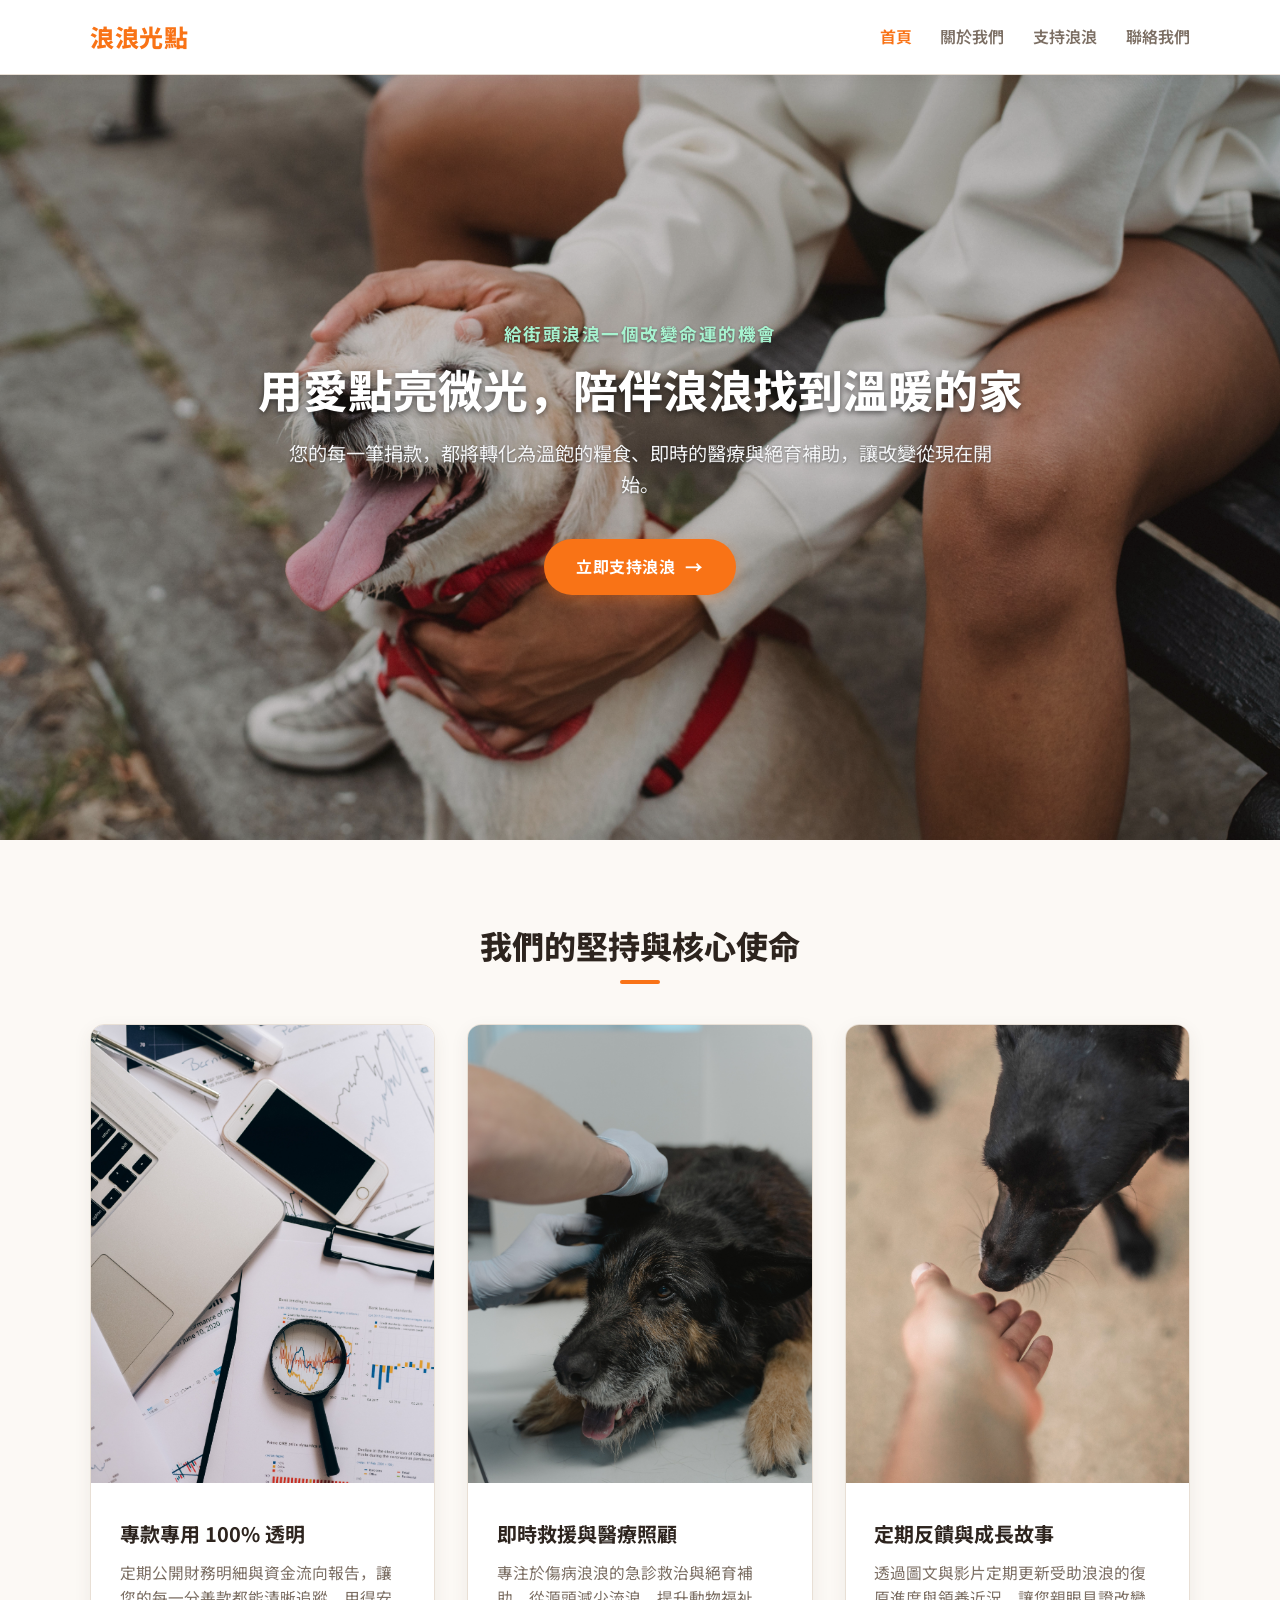
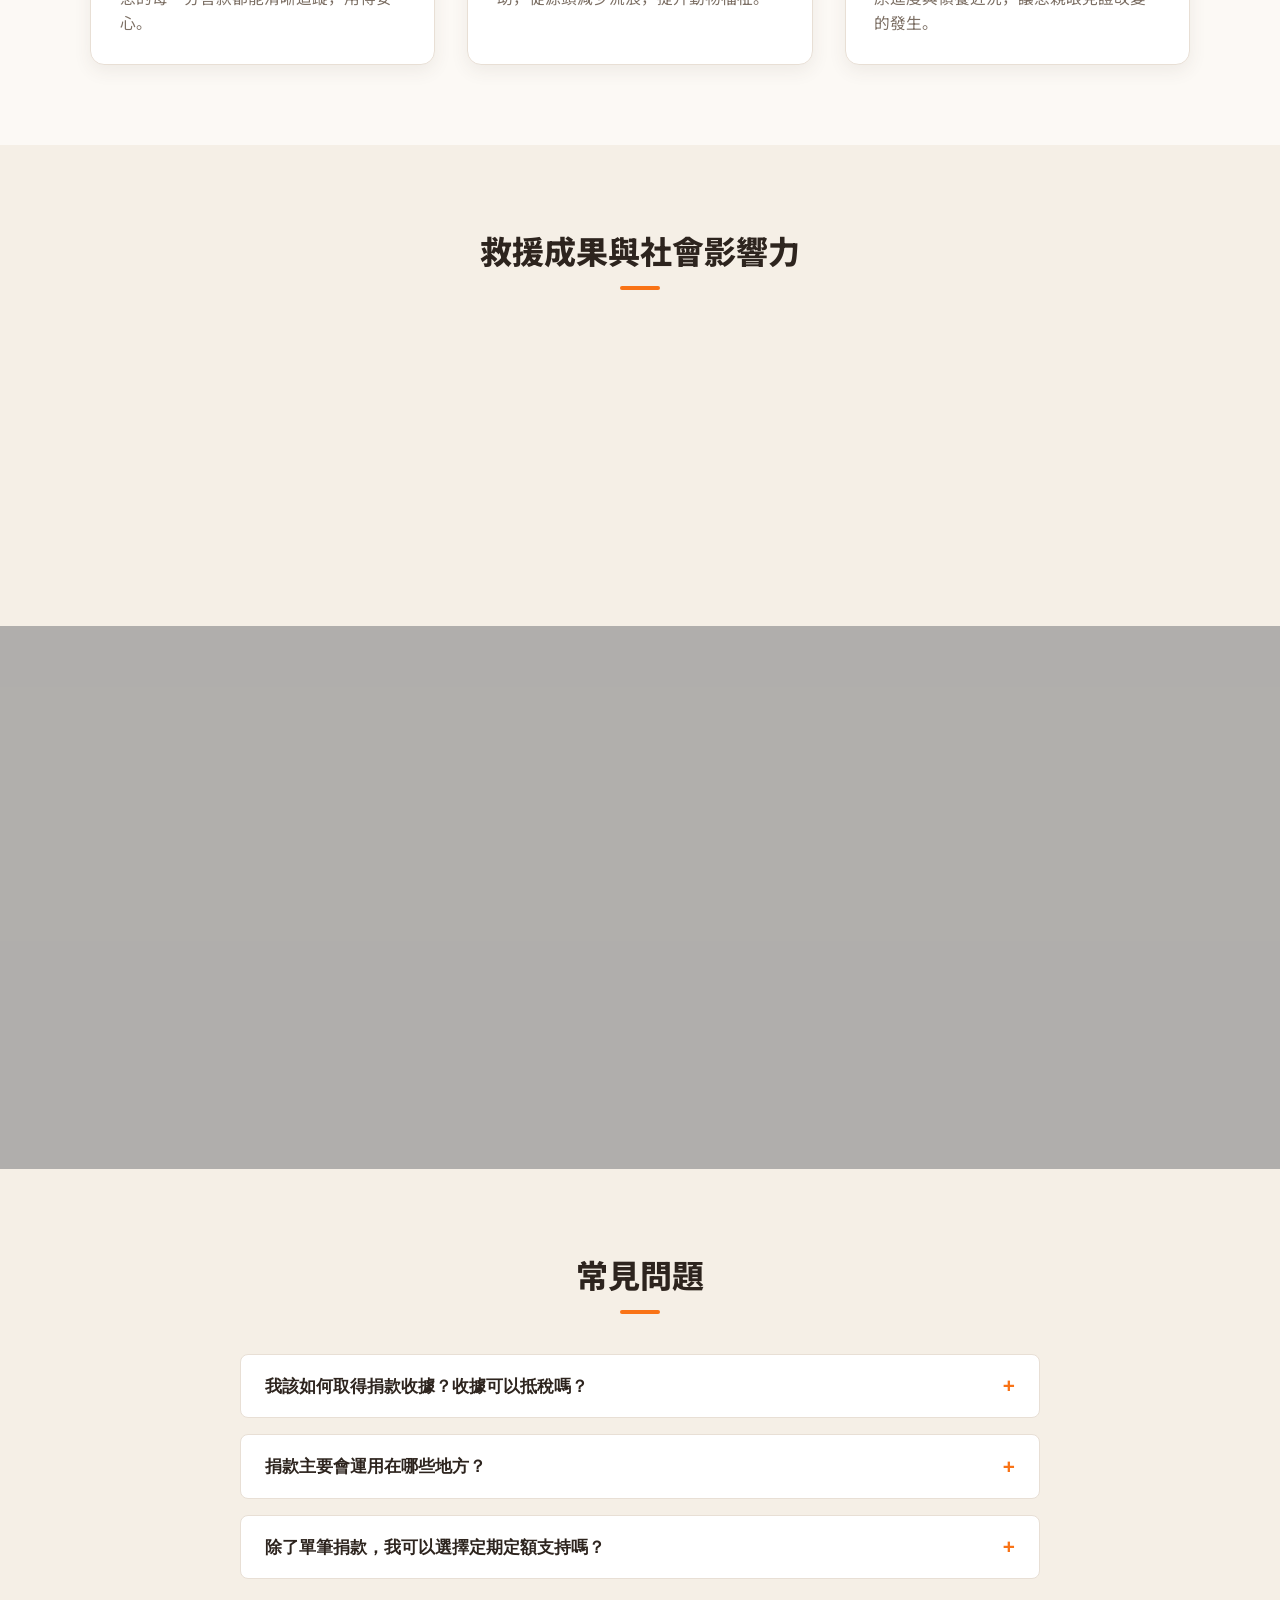
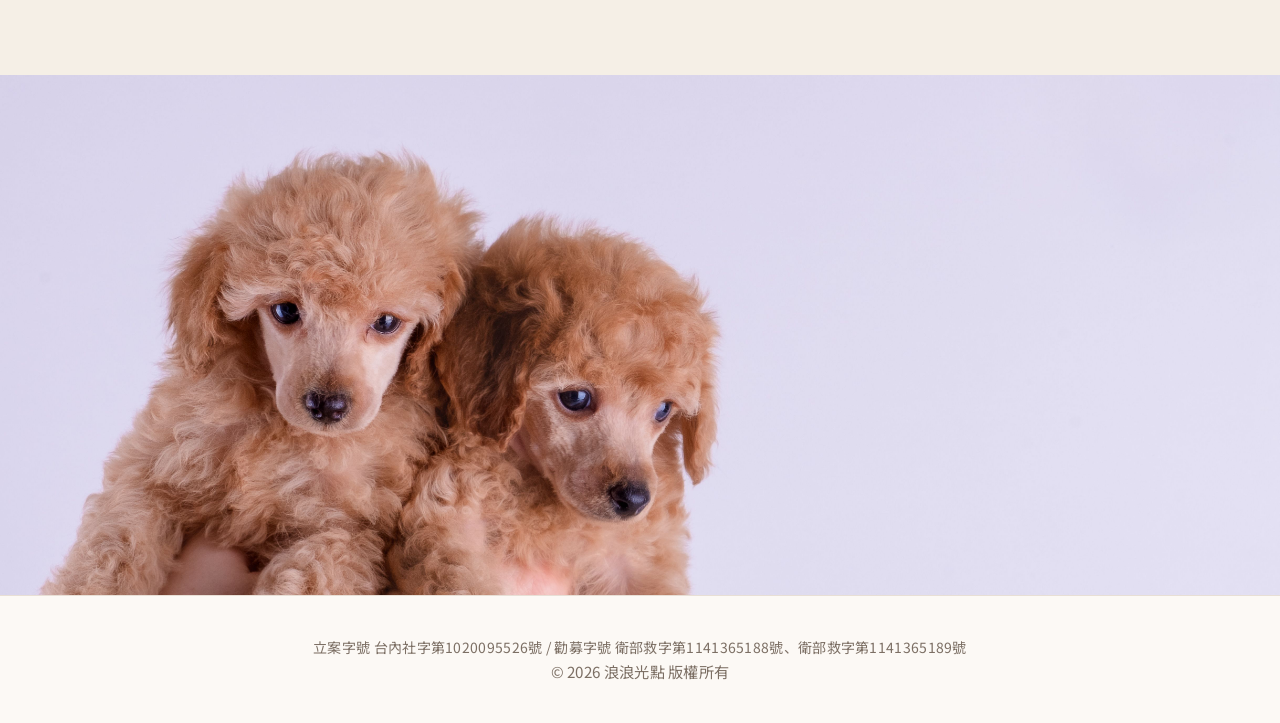
<file: index.html>
<!DOCTYPE html>
<html lang="zh-TW">
<head>
  <meta charset="UTF-8">
  <meta name="viewport" content="width=device-width, initial-scale=1.0">
  <title>浪浪光點｜流浪動物救援與絕育計畫</title>
  <link rel="stylesheet" href="css/style.css">
  <link rel="preconnect" href="https://fonts.googleapis.com">
  <link rel="preconnect" href="https://fonts.gstatic.com" crossorigin>
  <link href="https://fonts.googleapis.com/css2?family=Noto+Sans+JP:wght@100..900&display=swap" rel="stylesheet">
  <link rel="icon" href="images/gemini.svg" type="image/svg+xml">
</head>
<body>

  <!-- 導覽列 -->
  <header class="navbar">
    <div class="container nav-container">
      <a href="index.html" class="logo">浪浪光點</a>
      
      <!-- 漢堡選單按鈕 (手機版專用) -->
      <button class="nav-toggle" id="nav-toggle" aria-label="開啟選單" aria-expanded="false" aria-controls="nav-links">
        <span class="hamburger"></span>
      </button>

      <!-- 導覽連結 -->
      <nav class="nav-links" id="nav-links">
        <a href="index.html" class="active">首頁</a>
        <a href="about.html">關於我們</a>
        <a href="donate.html">支持浪浪</a>
        <a href="contact.html">聯絡我們</a>
      </nav>
    </div>
  </header>

  <!-- Hero 區塊 (3張滾動 Banner 輪播) -->
  <section class="hero-section">
    <div class="hero-slider">
      <div class="slide active" style="background-image: url('images/pexels-samson-katt-5257628.jpg');"></div>
      <div class="slide" style="background-image: url('images/pexels-ian-panelo-16278274.jpg');"></div>
      <div class="slide" style="background-image: url('images/pexels-valentin-cvetanoski-2147958923-34071784.jpg');"></div>
    </div>
    <div class="hero-overlay"></div>
    <div class="container hero-container">
      <p id="hero-kicker" class="kicker"></p>
      <h1 id="hero-title"></h1>
      <p id="hero-subtitle" class="subtitle"></p>
      <a href="donate.html" id="hero-cta" class="btn btn-primary"></a>
    </div>
  </section>

  <!-- 特色卡片區塊 -->
  <section class="features-section">
    <div class="container">
      <h2 id="features-main-title" class="section-title"></h2>
      <div id="features-grid" class="features-grid reveal"></div>
    </div>
  </section>

  <!-- 救援成果數據區塊 (動態跑數字) -->
  <section class="stats-section">
    <div class="container">
      <h2 id="stats-main-title" class="section-title"></h2>
      <div id="stats-grid" class="stats-grid reveal"></div>
    </div>
  </section>

  <!-- 財務透明 / 勸募聲明區塊 -->
  <section class="transparency-section">
    <div class="container">
      <div class="transparency-card reveal">
        <div class="transparency-badges" id="transparency-badges"></div>
        <h2 id="transparency-title"></h2>
        <p id="transparency-description"></p>
        <div class="transparency-action">
          <a href="donate.html" class="btn btn-secondary">
            查看更多捐款與抵稅說明 <span class="btn-arrow">→</span>
          </a>
        </div>
      </div>
    </div>
  </section>

  <!-- FAQ 區塊 -->
  <section class="faq-section">
    <div class="container">
      <h2 id="faq-main-title" class="section-title"></h2>
      <div id="faq-list" class="faq-list"></div>
    </div>
  </section>

  <!-- 聯絡我們區塊 -->
  <section class="contact-section">
    <div class="contact-container">
      <div class="contact-content reveal">
        <h2 id="contact-title"></h2>
        <p id="contact-description"></p>
        <a href="contact.html" class="btn btn-primary">
          聯繫我們 <span class="btn-arrow">→</span>
        </a>
      </div>
    </div>
  </section>

  <!-- 頁尾 -->
  <footer class="footer">
    <div class="container">
      <p class="footer_number">立案字號 台內社字第1020095526號 / 勸募字號 衛部救字第1141365188號、衛部救字第1141365189號  </p>
      <p id="footer-text"></p>
    </div>
  </footer>

  <script src="js/script.js"></script>
</body>
</html>
</file>
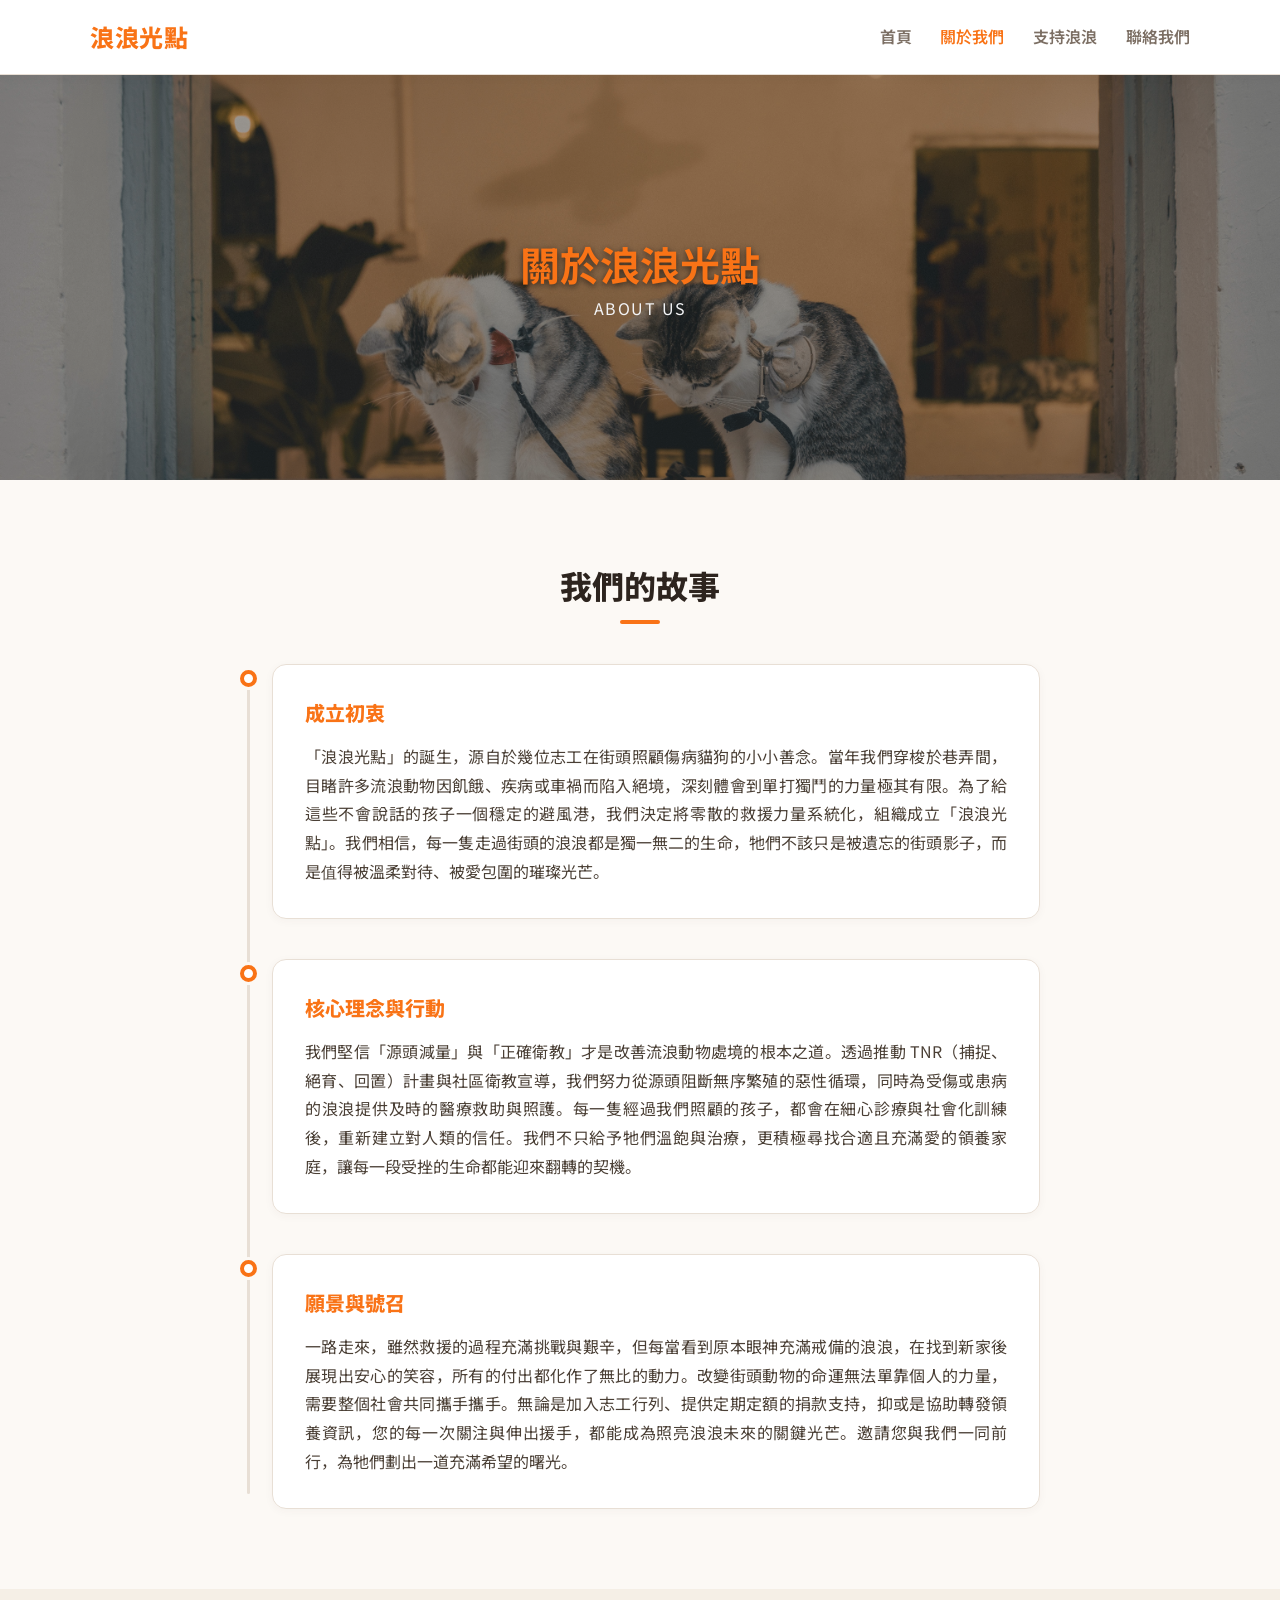
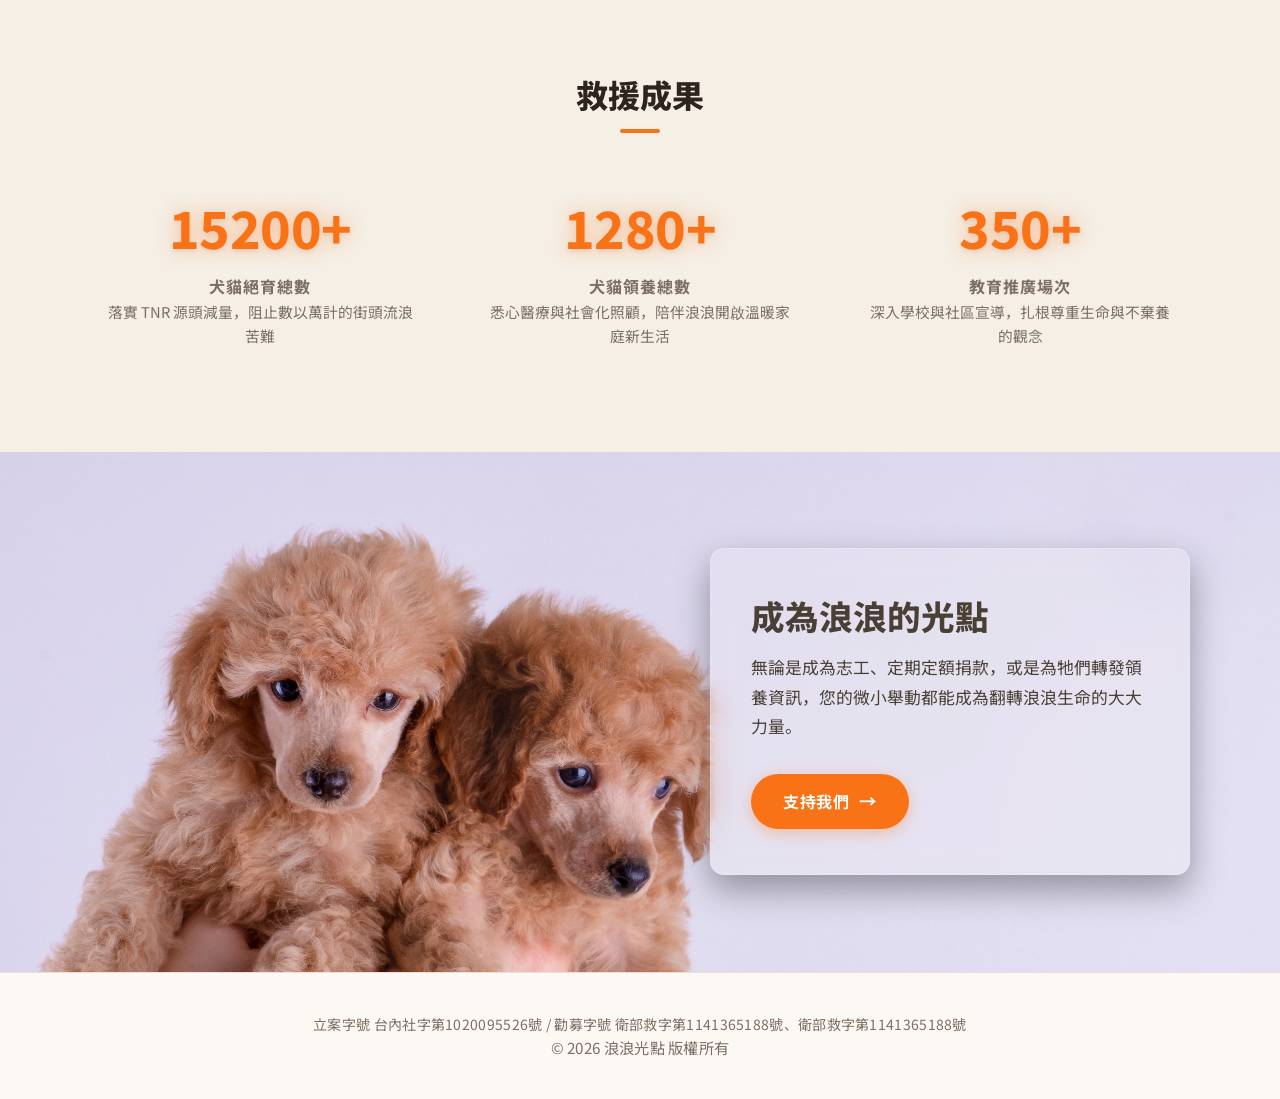
<file: about.html>
<!DOCTYPE html>
<html lang="zh-TW">
<head>
  <meta charset="UTF-8">
  <meta name="viewport" content="width=device-width, initial-scale=1.0">
  <title>關於我們｜浪浪光點</title>
  <link rel="stylesheet" href="css/style.css">
  <link rel="preconnect" href="https://fonts.googleapis.com">
  <link rel="preconnect" href="https://fonts.gstatic.com" crossorigin>
  <link href="https://fonts.googleapis.com/css2?family=Noto+Sans+JP:wght@100..900&display=swap" rel="stylesheet">
  <link rel="icon" href="images/gemini.svg" type="image/svg+xml">
</head>
<body>

  <!-- 導覽列 -->
  <header class="navbar">
    <div class="container nav-container">
      <a href="index.html" class="logo">浪浪光點</a>
      
      <!-- 漢堡選單按鈕 (手機版專用) -->
      <button class="nav-toggle" id="nav-toggle" aria-label="開啟選單" aria-expanded="false" aria-controls="nav-links">
        <span class="hamburger"></span>
      </button>

      <!-- 導覽連結 -->
      <nav class="nav-links" id="nav-links">
        <a href="index.html">首頁</a>
        <a href="about.html" class="active">關於我們</a>
        <a href="donate.html">支持浪浪</a>
        <a href="contact.html">聯絡我們</a>
      </nav>
    </div>
  </header>

  <main>
    <!-- 關於我們 Banner 區塊 -->
    <section class="about-hero-section about_banner">
      <div class="about-hero-overlay"></div>
      <div class="container about-hero-container">
        <h2 class="about-hero-title">關於浪浪光點</h2>
        <p class="about-hero-subtitle">ABOUT US</p>
      </div>
    </section>

    <!-- 品牌故事區塊 (時間軸風格) -->
    <section class="about-story-section">
      <div class="container">
        <h2 class="section-title">我們的故事</h2>
        <div class="story-timeline">
          
          <div class="story-timeline-item reveal">
            <div class="story-timeline-marker"></div>
            <div class="story-timeline-content">
              <h3>成立初衷</h3>
              <p>
                「浪浪光點」的誕生，源自於幾位志工在街頭照顧傷病貓狗的小小善念。當年我們穿梭於巷弄間，目睹許多流浪動物因飢餓、疾病或車禍而陷入絕境，深刻體會到單打獨鬥的力量極其有限。為了給這些不會說話的孩子一個穩定的避風港，我們決定將零散的救援力量系統化，組織成立「浪浪光點」。我們相信，每一隻走過街頭的浪浪都是獨一無二的生命，牠們不該只是被遺忘的街頭影子，而是值得被溫柔對待、被愛包圍的璀璨光芒。
              </p>
            </div>
          </div>

          <div class="story-timeline-item reveal">
            <div class="story-timeline-marker"></div>
            <div class="story-timeline-content">
              <h3>核心理念與行動</h3>
              <p>
                我們堅信「源頭減量」與「正確衛教」才是改善流浪動物處境的根本之道。透過推動 TNR（捕捉、絕育、回置）計畫與社區衛教宣導，我們努力從源頭阻斷無序繁殖的惡性循環，同時為受傷或患病的浪浪提供及時的醫療救助與照護。每一隻經過我們照顧的孩子，都會在細心診療與社會化訓練後，重新建立對人類的信任。我們不只給予牠們溫飽與治療，更積極尋找合適且充滿愛的領養家庭，讓每一段受挫的生命都能迎來翻轉的契機。
              </p>
            </div>
          </div>

          <div class="story-timeline-item reveal">
            <div class="story-timeline-marker"></div>
            <div class="story-timeline-content">
              <h3>願景與號召</h3>
              <p>
                一路走來，雖然救援的過程充滿挑戰與艱辛，但每當看到原本眼神充滿戒備的浪浪，在找到新家後展現出安心的笑容，所有的付出都化作了無比的動力。改變街頭動物的命運無法單靠個人的力量，需要整個社會共同攜手攜手。無論是加入志工行列、提供定期定額的捐款支持，抑或是協助轉發領養資訊，您的每一次關注與伸出援手，都能成為照亮浪浪未來的關鍵光芒。邀請您與我們一同前行，為牠們劃出一道充滿希望的曙光。
              </p>
            </div>
          </div>

        </div>
      </div>
    </section>

    <!-- 救援成果區塊 -->
    <section class="about-mission-section">
      <div class="container">
        <h2 class="section-title">救援成果</h2>
        <div class="about-mission-grid">
          <div class="about-mission-item reveal">
            <h1>15200+</h1>
            <h4>犬貓絕育總數</h4>
            <p class="stat-desc">落實 TNR 源頭減量，阻止數以萬計的街頭流浪苦難</p>
          </div>
          <div class="about-mission-item reveal">
            <h1>1280+</h1>
            <h4>犬貓領養總數</h4>
            <p class="stat-desc">悉心醫療與社會化照顧，陪伴浪浪開啟溫暖家庭新生活</p>
          </div>
          <div class="about-mission-item reveal">
            <h1>350+</h1>
            <h4>教育推廣場次</h4>
            <p class="stat-desc">深入學校與社區宣導，扎根尊重生命與不棄養的觀念</p>
          </div>
        </div>
      </div>
    </section>

    <!-- 召喚行動 CTA 區塊 -->
    <section class="about-cta-section">
      <div class="about-cta-container">
        <div class="about-cta-content reveal">
          <h2>成為浪浪的光點</h2>
          <p>無論是成為志工、定期定額捐款，或是為牠們轉發領養資訊，您的微小舉動都能成為翻轉浪浪生命的大大力量。</p>
          <a href="donate.html" class="btn btn-primary">
            支持我們 <span class="btn-arrow">→</span>
          </a>
        </div>
      </div>
    </section>
  </main>

  <!-- 頁尾 -->
  <footer class="footer">
    <div class="container">
      <p class="footer_number">立案字號 台內社字第1020095526號 / 勸募字號 衛部救字第1141365188號、衛部救字第1141365188號</p>      
      <p id="footer-text">© 2026 浪浪光點. All Rights Reserved.</p>
    </div>
  </footer>

  <script src="js/script.js"></script>
</body>
</html>
</file>
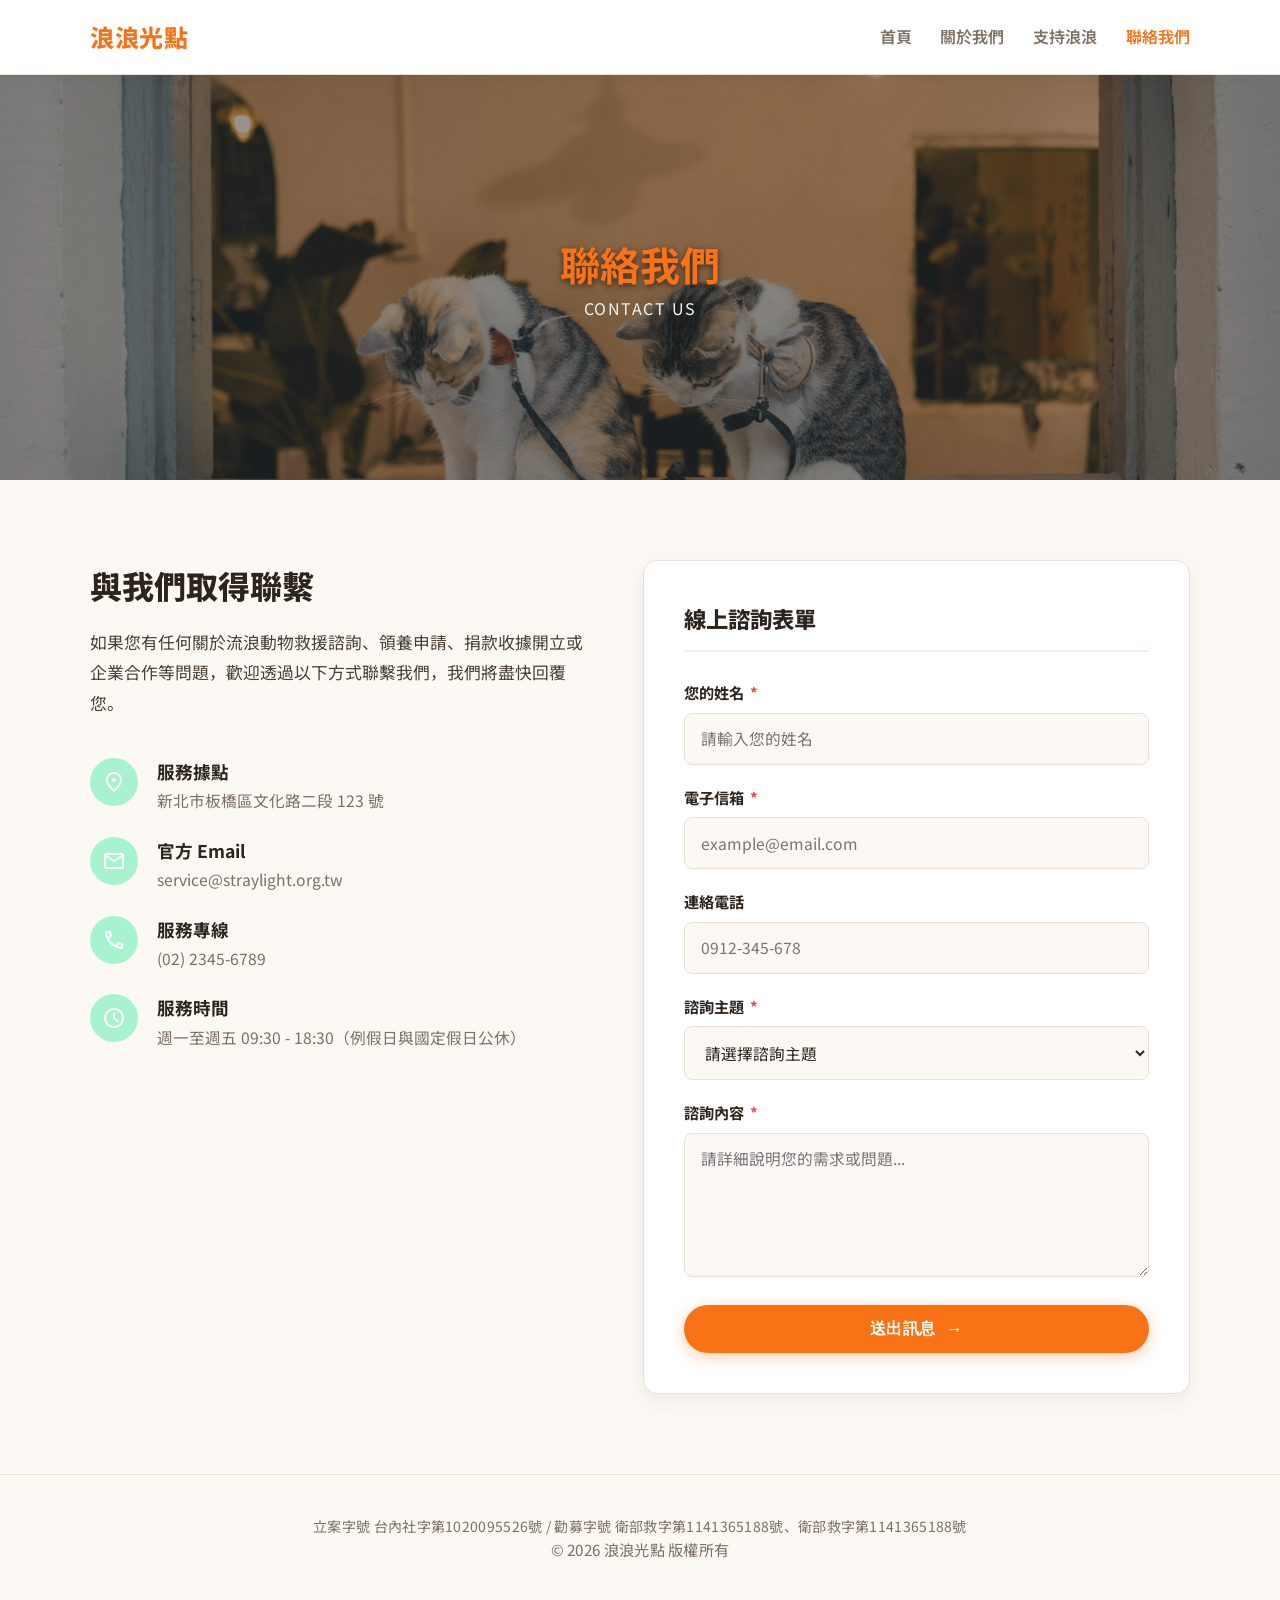
<file: contact.html>
<!DOCTYPE html>
<html lang="zh-TW">
<head>
  <meta charset="UTF-8">
  <meta name="viewport" content="width=device-width, initial-scale=1.0">
  <title>聯絡我們｜浪浪光點</title>
  <link rel="stylesheet" href="css/style.css">
  <link rel="preconnect" href="https://fonts.googleapis.com">
  <link rel="preconnect" href="https://fonts.gstatic.com" crossorigin>
  <link href="https://fonts.googleapis.com/css2?family=Noto+Sans+JP:wght@100..900&display=swap" rel="stylesheet">
  <!-- 引入 Google Material Symbols Icons -->
  <link rel="stylesheet" href="https://fonts.googleapis.com/css2?family=Material+Symbols+Outlined:opsz,wght,FILL,GRAD@24,400,0,0" />
  <link rel="icon" href="images/gemini.svg" type="image/svg+xml">
</head>
<body>

  <!-- 導覽列 -->
  <header class="navbar">
    <div class="container nav-container">
      <a href="index.html" class="logo">浪浪光點</a>
      
      <!-- 漢堡選單按鈕 (手機版專用) -->
      <button class="nav-toggle" id="nav-toggle" aria-label="開啟選單" aria-expanded="false" aria-controls="nav-links">
        <span class="hamburger"></span>
      </button>

      <!-- 導覽連結 -->
      <nav class="nav-links" id="nav-links">
        <a href="index.html">首頁</a>
        <a href="about.html">關於我們</a>
        <a href="donate.html">支持浪浪</a>
        <a href="contact.html" class="active">聯絡我們</a>
      </nav>
    </div>
  </header>

  <main>
    <!-- 沿用關於我們的 Banner 區塊風格 -->
    <section class="about-hero-section contact_banner">
      <div class="about-hero-overlay"></div>
      <div class="container about-hero-container">
        <h2 class="about-hero-title">聯絡我們</h2>
        <p class="about-hero-subtitle">CONTACT US</p>
      </div>
    </section>

    <!-- 聯絡我們主要內容區塊 -->
    <section class="contact-page-section">
      <div class="container">
        <div class="contact-page-grid">
          
          <!-- 左側：官方聯絡資訊與管道 -->
          <div class="contact-page-info reveal">
            <h2 class="contact-page-title">與我們取得聯繫</h2>
            <p class="contact-page-desc">
              如果您有任何關於流浪動物救援諮詢、領養申請、捐款收據開立或企業合作等問題，歡迎透過以下方式聯繫我們，我們將盡快回覆您。
            </p>

            <div class="contact-page-details">
              <div class="contact-page-item">
                <div class="contact-page-icon">
                  <span class="material-symbols-outlined">location_on</span>
                </div>
                <div class="contact-page-text">
                  <h3>服務據點</h3>
                  <p>新北市板橋區文化路二段 123 號</p>
                </div>
              </div>

              <div class="contact-page-item">
                <div class="contact-page-icon">
                  <span class="material-symbols-outlined">mail</span>
                </div>
                <div class="contact-page-text">
                  <h3>官方 Email</h3>
                  <p>service@straylight.org.tw</p>
                </div>
              </div>

              <div class="contact-page-item">
                <div class="contact-page-icon">
                  <span class="material-symbols-outlined">call</span>
                </div>
                <div class="contact-page-text">
                  <h3>服務專線</h3>
                  <p>(02) 2345-6789</p>
                </div>
              </div>

              <div class="contact-page-item">
                <div class="contact-page-icon">
                  <span class="material-symbols-outlined">schedule</span>
                </div>
                <div class="contact-page-text">
                  <h3>服務時間</h3>
                  <p>週一至週五 09:30 - 18:30（例假日與國定假日公休）</p>
                </div>
              </div>
            </div>
          </div>

          <!-- 右側：線上諮詢表單 -->
          <div class="contact-page-form-card reveal">
            <h3 class="contact-page-form-title">線上諮詢表單</h3>
            <form class="contact-page-form">
              <div class="contact-page-field">
                <label for="contact-name">您的姓名 <span class="contact-page-required">*</span></label>
                <input type="text" id="contact-name" name="name" placeholder="請輸入您的姓名" required>
              </div>

              <div class="contact-page-field">
                <label for="contact-email">電子信箱 <span class="contact-page-required">*</span></label>
                <input type="email" id="contact-email" name="email" placeholder="example@email.com" required>
              </div>

              <div class="contact-page-field">
                <label for="contact-phone">連絡電話</label>
                <input type="tel" id="contact-phone" name="phone" placeholder="0912-345-678">
              </div>

              <div class="contact-page-field">
                <label for="contact-subject">諮詢主題 <span class="contact-page-required">*</span></label>
                <select id="contact-subject" name="subject" required>
                  <option value="" disabled selected>請選擇諮詢主題</option>
                  <option value="donate">捐款與收據諮詢</option>
                  <option value="adopt">浪浪領養與媒合</option>
                  <option value="rescue">通報救援與 TNR</option>
                  <option value="cooperation">企業合作與宣導</option>
                  <option value="other">其他問題</option>
                </select>
              </div>

              <div class="contact-page-field">
                <label for="contact-message">諮詢內容 <span class="contact-page-required">*</span></label>
                <textarea id="contact-message" name="message" rows="5" placeholder="請詳細說明您的需求或問題..." required></textarea>
              </div>

              <button type="submit" class="btn btn-primary contact-page-submit-btn">
                送出訊息 <span class="btn-arrow">→</span>
              </button>
            </form>
          </div>

        </div>
      </div>
    </section>
  </main>

  <!-- 頁尾 -->
  <footer class="footer">
    <div class="container">
      <p class="footer_number">立案字號 台內社字第1020095526號 / 勸募字號 衛部救字第1141365188號、衛部救字第1141365188號</p>
      <p id="footer-text">© 2026 浪浪光點. All Rights Reserved.</p>
    </div>
  </footer>

  <script src="js/script.js"></script>
</body>
</html>
</file>
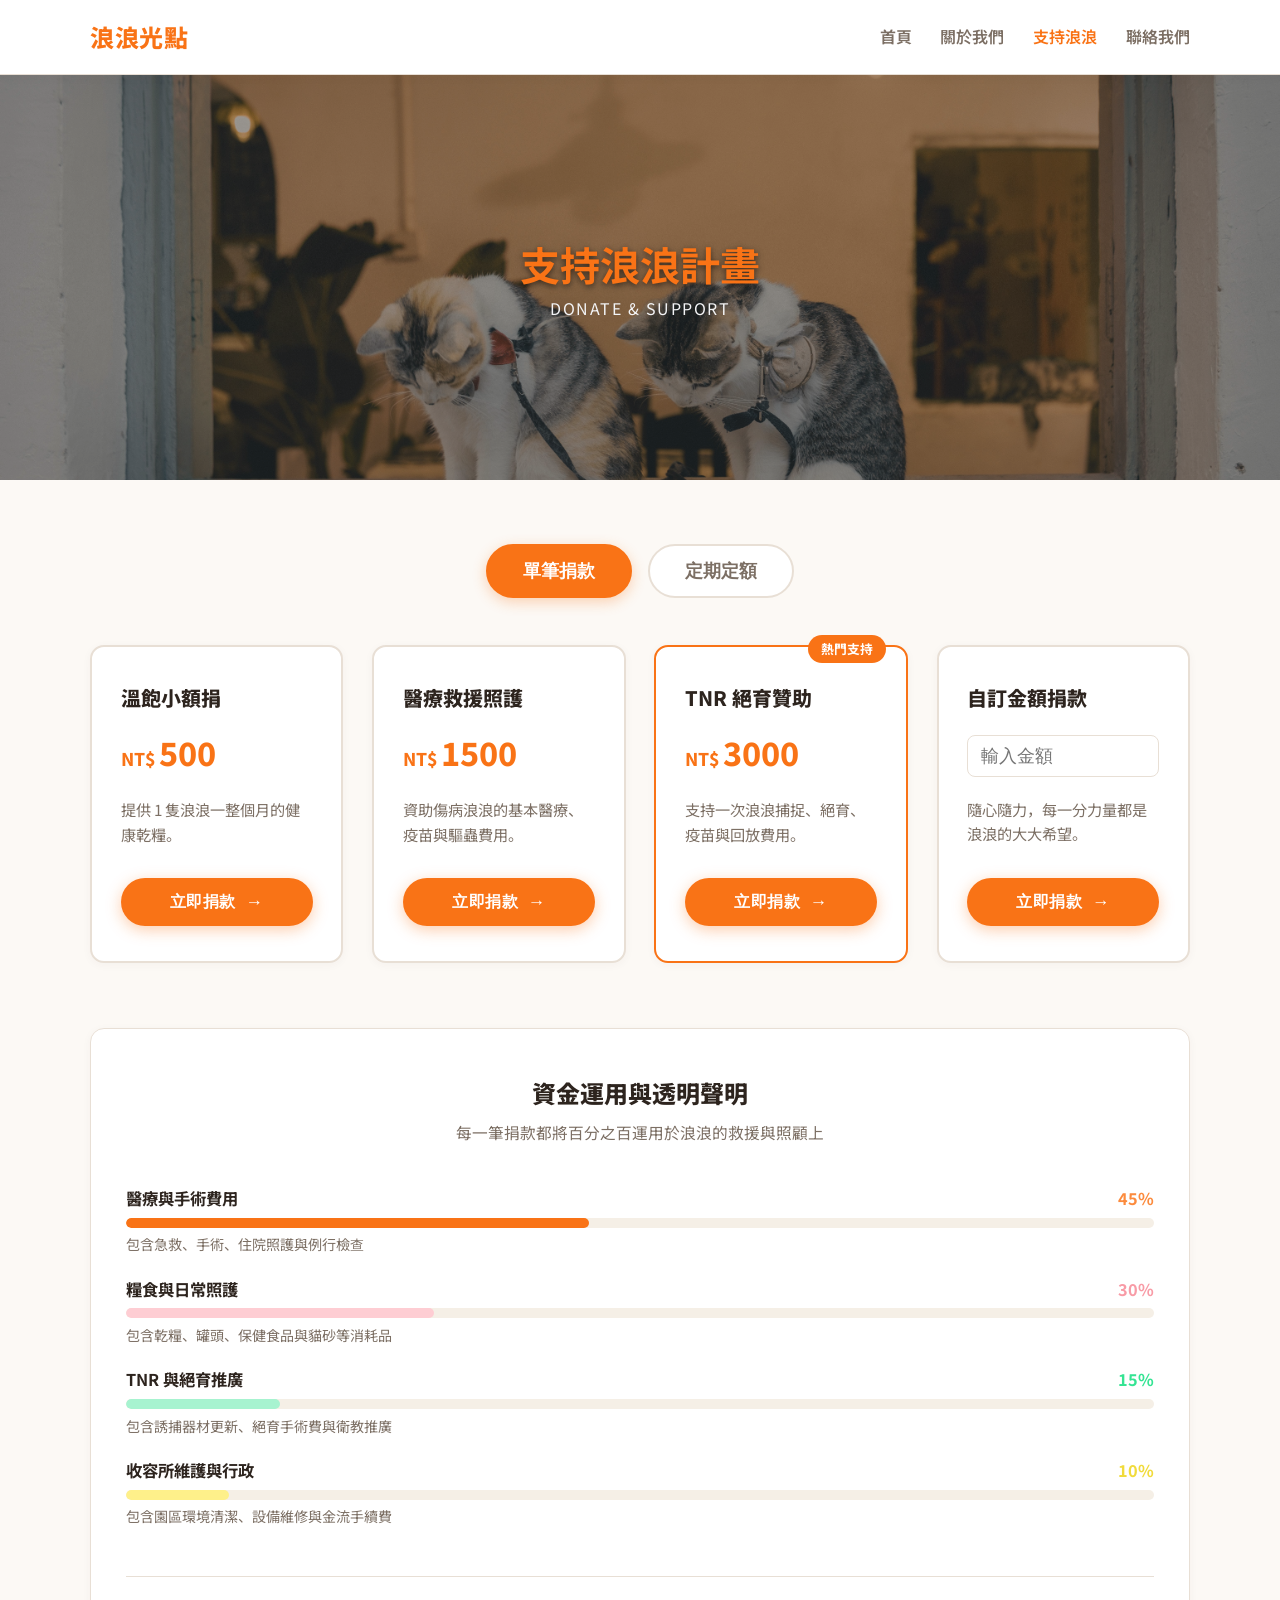
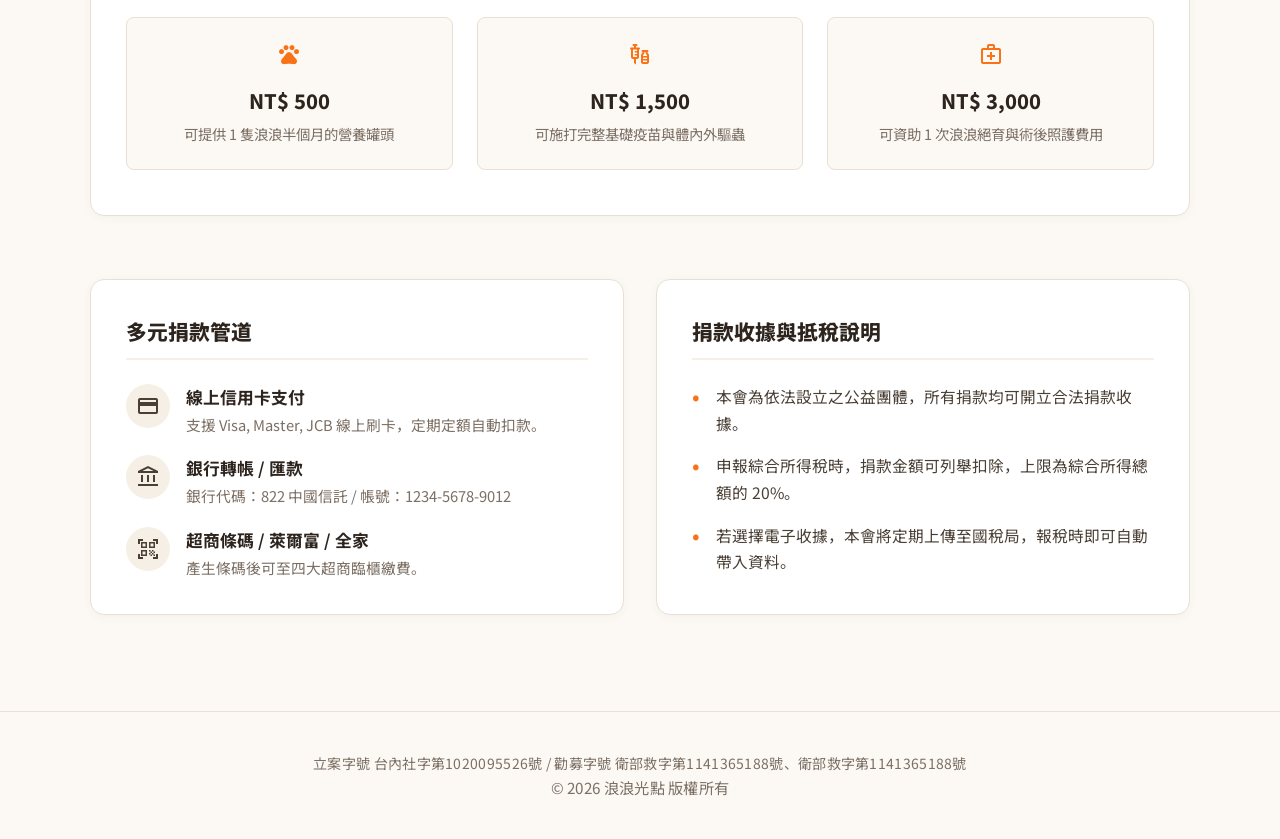
<file: donate.html>
<!DOCTYPE html>
<html lang="zh-TW">
<head>
  <meta charset="UTF-8">
  <meta name="viewport" content="width=device-width, initial-scale=1.0">
  <title>支持浪浪｜浪浪光點</title>
  <link rel="stylesheet" href="css/style.css">
  <link rel="preconnect" href="https://fonts.googleapis.com">
  <link rel="preconnect" href="https://fonts.gstatic.com" crossorigin>
  <link href="https://fonts.googleapis.com/css2?family=Noto+Sans+JP:wght@100..900&display=swap" rel="stylesheet">
  <!-- Google Material Symbols Icons -->
  <link rel="stylesheet" href="https://fonts.googleapis.com/css2?family=Material+Symbols+Outlined:opsz,wght,FILL,GRAD@24,400,0,0" />
  <link rel="icon" href="images/gemini.svg" type="image/svg+xml">
</head>
<body>

  <!-- 導覽列 -->
  <header class="navbar">
    <div class="container nav-container">
      <a href="index.html" class="logo">浪浪光點</a>
      
      <!-- 漢堡選單按鈕 (手機版專用) -->
      <button class="nav-toggle" id="nav-toggle" aria-label="開啟選單" aria-expanded="false" aria-controls="nav-links">
        <span class="hamburger"></span>
      </button>

      <!-- 導覽連結 -->
      <nav class="nav-links" id="nav-links">
        <a href="index.html">首頁</a>
        <a href="about.html">關於我們</a>
        <a href="donate.html" class="active">支持浪浪</a>
        <a href="contact.html">聯絡我們</a>
      </nav>
    </div>
  </header>

  <main>
    <!-- Banner 區塊 (沿用關於我們風格) -->
    <section class="about-hero-section donate_banner">
      <div class="about-hero-overlay"></div>
      <div class="container about-hero-container">
        <h2 id="donate-hero-title" class="about-hero-title"></h2>
        <p id="donate-hero-subtitle" class="about-hero-subtitle"></p>
      </div>
    </section>

    <!-- 捐款主要區塊 -->
    <section class="donate-page-section">
      <div class="container">
        
        <!-- 捐款類型切換 (單筆 / 定期定額) -->
        <div class="donate-page-type-selector reveal">
          <button type="button" class="donate-page-type-btn active" data-type="single">單筆捐款</button>
          <button type="button" class="donate-page-type-btn" data-type="monthly">定期定額</button>
        </div>

        <!-- 方案卡片列表 -->
        <div id="donate-plans-grid" class="donate-page-plans-grid reveal"></div>

        <!-- 財務透明與資金運用區塊 -->
        <div class="donate-funds-card reveal">
          <div class="donate-funds-header">
            <h3 id="funds-title" class="donate-funds-title"></h3>
            <p id="funds-subtitle" class="donate-funds-subtitle"></p>
          </div>

          <!-- 百分比進度條列表 -->
          <div id="funds-allocation-list" class="funds-allocation-list"></div>

          <!-- 金額換算效益卡片 -->
          <div id="funds-impact-grid" class="funds-impact-grid"></div>
        </div>

        <!-- 捐款流程與付款方式說明 -->
        <div class="donate-page-info-grid">
          
          <!-- 支付管道 -->
          <div class="donate-page-card reveal">
            <h3 id="donate-methods-title" class="donate-page-card-title"></h3>
            <div id="donate-methods-list" class="donate-page-methods-list"></div>
          </div>

          <!-- 抵稅說明與注意事項 -->
          <div class="donate-page-card reveal">
            <h3 id="donate-tax-title" class="donate-page-card-title"></h3>
            <div id="donate-tax-content" class="donate-page-tax-content"></div>
          </div>

        </div>

      </div>
    </section>
  </main>

  <!-- 頁尾 -->
  <footer class="footer">
    <div class="container">
      <p class="footer_number">立案字號 台內社字第1020095526號 / 勸募字號 衛部救字第1141365188號、衛部救字第1141365188號</p>
      <p id="footer-text"></p>
    </div>
  </footer>

  <script src="js/script.js"></script>
</body>
</html>
</file>
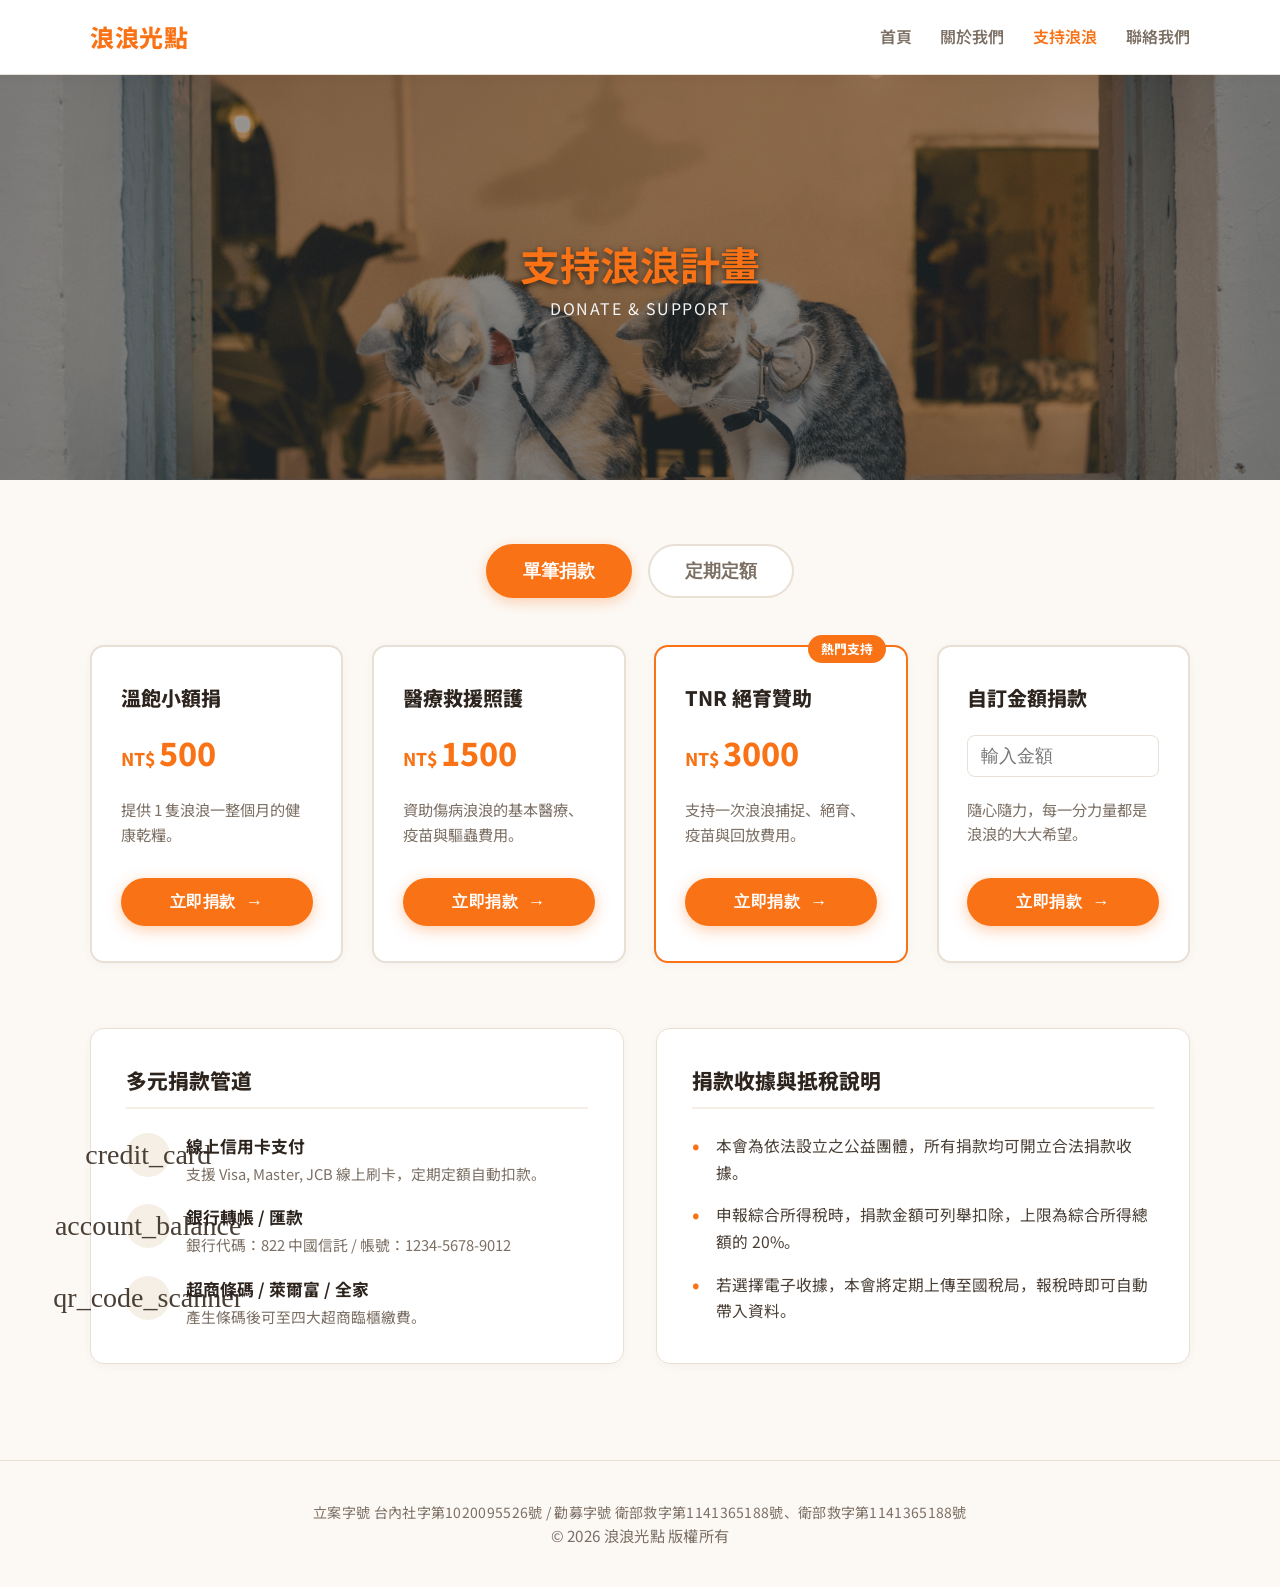
<file: donate_bk18.html>
<!DOCTYPE html>
<html lang="zh-TW">
<head>
  <meta charset="UTF-8">
  <meta name="viewport" content="width=device-width, initial-scale=1.0">
  <title>支持浪浪｜浪浪光點</title>
  <link rel="stylesheet" href="css/style.css">
  <link rel="preconnect" href="https://fonts.googleapis.com">
  <link rel="preconnect" href="https://fonts.gstatic.com" crossorigin>
  <link href="https://fonts.googleapis.com/css2?family=Noto+Sans+JP:wght@100..900&display=swap" rel="stylesheet">
  <link rel="icon" href="images/gemini.svg" type="image/svg+xml">
</head>
<body>

  <!-- 導覽列 -->
  <header class="navbar">
    <div class="container nav-container">
      <a href="index.html" class="logo">浪浪光點</a>
      
      <!-- 漢堡選單按鈕 (手機版專用) -->
      <button class="nav-toggle" id="nav-toggle" aria-label="開啟選單" aria-expanded="false" aria-controls="nav-links">
        <span class="hamburger"></span>
      </button>

      <!-- 導覽連結 -->
      <nav class="nav-links" id="nav-links">
        <a href="index.html">首頁</a>
        <a href="about.html">關於我們</a>
        <a href="donate.html" class="active">支持浪浪</a>
        <a href="contact.html">聯絡我們</a>
      </nav>
    </div>
  </header>

  <main>
    <!-- Banner 區塊 (沿用關於我們風格) -->
    <section class="about-hero-section donate_banner">
      <div class="about-hero-overlay"></div>
      <div class="container about-hero-container">
        <h2 id="donate-hero-title" class="about-hero-title"></h2>
        <p id="donate-hero-subtitle" class="about-hero-subtitle"></p>
      </div>
    </section>

    <!-- 捐款主要區塊 -->
    <section class="donate-page-section">
      <div class="container">
        
        <!-- 捐款類型切換 (單筆 / 定期定額) -->
        <div class="donate-page-type-selector reveal">
          <button type="button" class="donate-page-type-btn active" data-type="single">單筆捐款</button>
          <button type="button" class="donate-page-type-btn" data-type="monthly">定期定額</button>
        </div>

        <!-- 方案卡片列表 -->
        <div id="donate-plans-grid" class="donate-page-plans-grid reveal"></div>

        <!-- 捐款流程與付款方式說明 -->
        <div class="donate-page-info-grid">
          
          <!-- 支付管道 -->
          <div class="donate-page-card reveal">
            <h3 id="donate-methods-title" class="donate-page-card-title"></h3>
            <div id="donate-methods-list" class="donate-page-methods-list"></div>
          </div>

          <!-- 抵稅說明與注意事項 -->
          <div class="donate-page-card reveal">
            <h3 id="donate-tax-title" class="donate-page-card-title"></h3>
            <div id="donate-tax-content" class="donate-page-tax-content"></div>
          </div>

        </div>

      </div>
    </section>
  </main>

  <!-- 頁尾 -->
  <footer class="footer">
    <div class="container">
      <p class="footer_number">立案字號 台內社字第1020095526號 / 勸募字號 衛部救字第1141365188號、衛部救字第1141365188號</p>
      <p id="footer-text"></p>
    </div>
  </footer>

  <script src="js/script.js"></script>
</body>
</html>
</file>
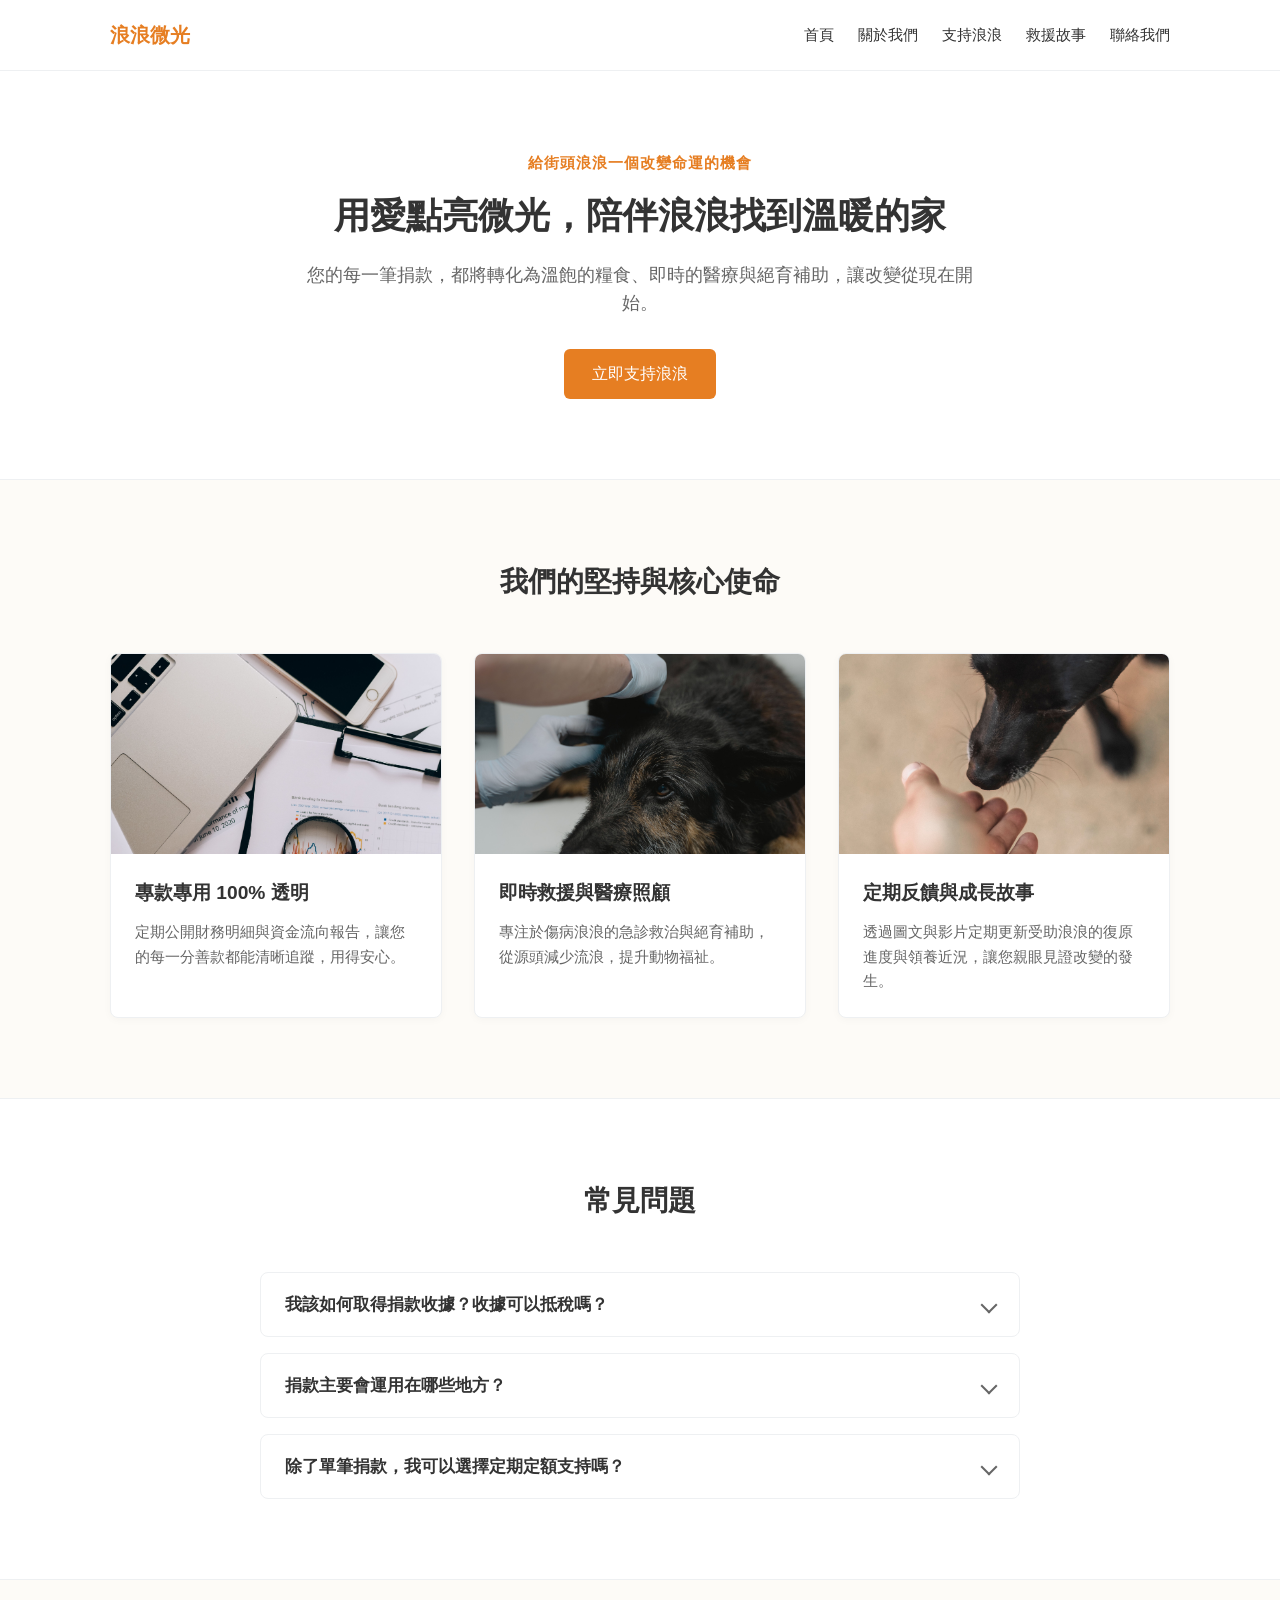
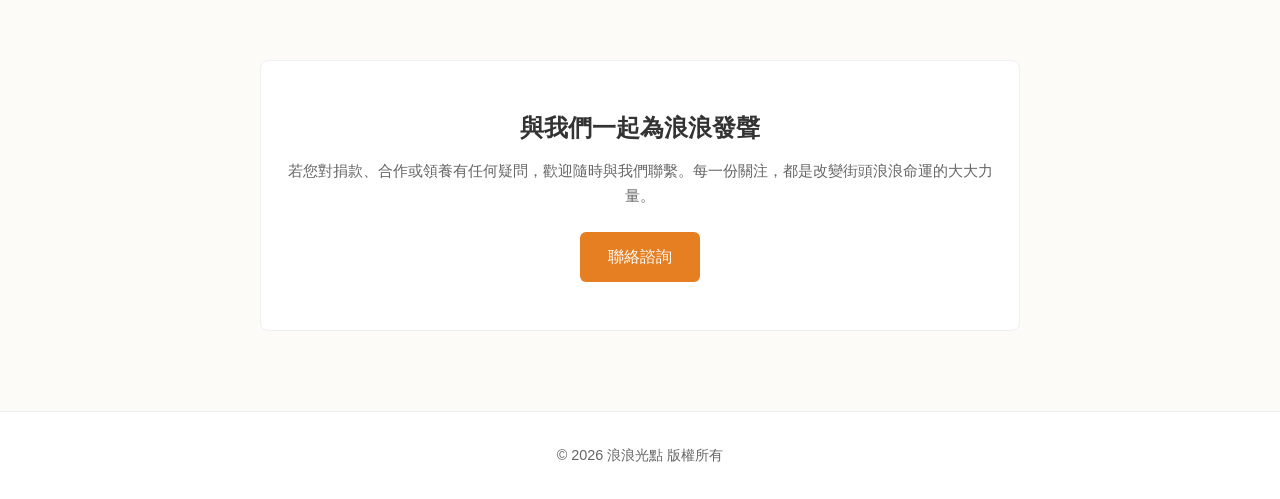
<file: index_bk14.html>
<!DOCTYPE html>
<html lang="zh-hant">
<head>
  <meta charset="UTF-8">
  <meta name="viewport" content="width=device-width, initial-scale=1.0">
  <title>浪浪微光｜流浪動物救援與絕育計畫</title>
  <style>
    /* ==========================================================================
       1. 全局變數與基礎設定 (Global Variables & Base Styles)
       ========================================================================== */
    :root {
      --primary-color: #e67e22;     /* 主要品牌色：暖橘色，營造溫暖與希望感 */
      --primary-hover: #d35400;     /* 滑鼠懸停時的加深橘色 */
      --bg-light: #fdfbf7;          /* 頁面背景色：米白色，增加親和力與安心感 */
      --card-bg: #ffffff;           /* 卡片背景色 */
      --text-main: #333333;         /* 主要文字顏色 */
      --text-muted: #666666;        /* 次要/說明文字顏色 */
      --border-color: #eef0f2;      /* 邊框分割線顏色 */
      --nav-bg: #ffffff;            /* 導覽列背景色 */
      --max-width: 1100px;          /* 內容最大寬度限制 */
    }

    * {
      box-sizing: border-box;
      margin: 0;
      padding: 0;
    }

    body {
      font-family: -apple-system, BlinkMacSystemFont, "Segoe UI", Roboto, "Helvetica Neue", Arial, "Noto Sans TC", sans-serif;
      background-color: var(--bg-light);
      color: var(--text-main);
      line-height: 1.6;
    }

    a {
      color: inherit;
      text-decoration: none;
    }

    /* 容器：集中控制頁面邊距與最大寬度 */
    .container {
      max-width: var(--max-width);
      margin: 0 auto;
      padding: 0 20px;
    }

    /* ==========================================================================
       2. 頁首導覽列 (Header & Navigation)
       ========================================================================== */
    header {
      background-color: var(--nav-bg);
      border-bottom: 1px solid var(--border-color);
      position: sticky;
      top: 0;
      z-index: 100;
    }

    .nav-container {
      display: flex;
      justify-content: space-between;
      align-items: center;
      height: 70px;
    }

    .logo {
      font-size: 1.25rem;
      font-weight: bold;
      color: var(--primary-color);
    }

    .nav-links {
      display: flex;
      list-style: none;
      gap: 24px;
    }

    .nav-links a {
      color: var(--text-main);
      font-size: 0.95rem;
      transition: color 0.2s;
    }

    .nav-links a:hover {
      color: var(--primary-color);
    }

    /* ==========================================================================
       3. 通用元件 (Buttons & Section Headers)
       ========================================================================== */
    .btn {
      display: inline-block;
      background-color: var(--primary-color);
      color: #ffffff;
      padding: 12px 28px;
      border-radius: 6px;
      font-weight: 500;
      transition: background-color 0.2s;
      border: none;
      cursor: pointer;
    }

    .btn:hover {
      background-color: var(--primary-hover);
    }

    .section-header {
      text-align: center;
      margin-bottom: 48px;
    }

    .section-title {
      font-size: 1.75rem;
      font-weight: 700;
      color: var(--text-main);
    }

    /* ==========================================================================
       4. Hero 主視覺區塊 (Hero Section)
       ========================================================================== */
    .hero {
      padding: 80px 0;
      text-align: center;
      background-color: #ffffff;
      border-bottom: 1px solid var(--border-color);
    }

    .hero-kicker {
      color: var(--primary-color);
      font-size: 0.95rem;
      font-weight: 600;
      letter-spacing: 1px;
      margin-bottom: 12px;
    }

    .hero-title {
      font-size: 2.25rem;
      font-weight: 700;
      margin-bottom: 16px;
      color: var(--text-main);
    }

    .hero-subtitle {
      font-size: 1.1rem;
      color: var(--text-muted);
      max-width: 680px;
      margin: 0 auto 32px auto;
    }

    /* ==========================================================================
       5. 特色區塊 (Features Section)
       ========================================================================== */
    .features-section {
      padding: 80px 0;
    }

    .features-grid {
      display: grid;
      grid-template-columns: repeat(auto-fit, minmax(300px, 1fr));
      gap: 32px;
    }

    .feature-card {
      background-color: var(--card-bg);
      border-radius: 8px;
      overflow: hidden;
      border: 1px solid var(--border-color);
      box-shadow: 0 2px 8px rgba(0, 0, 0, 0.03);
    }

    .feature-card img {
      width: 100%;
      height: 200px;
      object-fit: cover;
      display: block;
    }

    .feature-card-body {
      padding: 24px;
    }

    .feature-card-title {
      font-size: 1.2rem;
      font-weight: 600;
      margin-bottom: 12px;
      color: var(--text-main);
    }

    .feature-card-desc {
      color: var(--text-muted);
      font-size: 0.95rem;
    }

    /* ==========================================================================
       6. 常見問題區塊 - 手風琴折疊效果 (FAQ Accordion Section)
       ========================================================================== */
    .faq-section {
      padding: 80px 0;
      background-color: #ffffff;
      border-top: 1px solid var(--border-color);
      border-bottom: 1px solid var(--border-color);
    }

    .faq-list {
      max-width: 760px;
      margin: 0 auto;
    }

    .faq-item {
      border: 1px solid var(--border-color);
      border-radius: 8px;
      margin-bottom: 16px;
      background-color: #ffffff;
      overflow: hidden;
      transition: border-color 0.2s;
    }

    .faq-item:last-child {
      margin-bottom: 0;
    }

    /* 展開狀態下的外框邊框高亮 */
    .faq-item.active {
      border-color: var(--primary-color);
    }

    /* FAQ 按鈕 */
    .faq-button {
      width: 100%;
      background: none;
      border: none;
      padding: 20px 24px;
      text-align: left;
      font-size: 1.05rem;
      font-weight: 600;
      color: var(--text-main);
      cursor: pointer;
      display: flex;
      justify-content: space-between;
      align-items: center;
      gap: 16px;
      transition: color 0.2s;
    }

    .faq-button:hover {
      color: var(--primary-color);
    }

    /* 展開/收合箭頭圖示 (純 CSS 繪製) */
    .faq-icon {
      width: 12px;
      height: 12px;
      border-right: 2px solid var(--text-muted);
      border-bottom: 2px solid var(--text-muted);
      transform: rotate(45deg);
      transition: transform 0.3s ease, border-color 0.2s;
      flex-shrink: 0;
    }

    /* 展開時將箭頭旋轉向上 */
    .faq-item.active .faq-icon {
      transform: rotate(-135deg);
      border-color: var(--primary-color);
    }

    /* 折疊內容區塊（利用 max-height 做高度過渡動畫） */
    .faq-content {
      max-height: 0;
      overflow: hidden;
      transition: max-height 0.3s ease;
      background-color: #fcfbf9;
    }

    .faq-answer {
      padding: 0 24px 20px 24px;
      color: var(--text-muted);
      font-size: 0.95rem;
      line-height: 1.7;
    }

    /* ==========================================================================
       7. 聯絡引導與頁尾 (Contact & Footer Section)
       ========================================================================== */
    .contact-section {
      padding: 80px 0;
      text-align: center;
    }

    .contact-box {
      background-color: #ffffff;
      border: 1px solid var(--border-color);
      border-radius: 8px;
      padding: 48px 24px;
      max-width: 760px;
      margin: 0 auto;
    }

    .contact-title {
      font-size: 1.5rem;
      font-weight: 700;
      margin-bottom: 12px;
    }

    .contact-desc {
      color: var(--text-muted);
      font-size: 0.95rem;
      margin-bottom: 24px;
    }

    footer {
      background-color: #ffffff;
      border-top: 1px solid var(--border-color);
      padding: 32px 0;
      text-align: center;
      color: var(--text-muted);
      font-size: 0.9rem;
    }

    /* ==========================================================================
       8. 響應式網頁設計 (RWD Media Queries)
       ========================================================================== */
    @media (max-width: 768px) {
      .nav-links {
        display: none; /* 行動裝置暫時隱藏選單 */
      }
      .hero-title {
        font-size: 1.75rem;
      }
      .hero-subtitle {
        font-size: 1rem;
      }
    }
  </style>
</head>
<body>

  <!-- 1. 頁首導覽列區塊 -->
  <header>
    <div class="container nav-container">
      <a href="index.html" class="logo">浪浪微光</a>
      <nav>
        <ul class="nav-links">
          <li><a href="index.html">首頁</a></li>
          <li><a href="about.html">關於我們</a></li>
          <li><a href="donate.html">支持浪浪</a></li>
          <li><a href="stories.html">救援故事</a></li>
          <li><a href="contact.html">聯絡我們</a></li>
        </ul>
      </nav>
    </div>
  </header>

  <!-- 2. Hero 主視覺區塊（由 JSON 動態填入內容） -->
  <section class="hero">
    <div class="container">
      <div id="hero-kicker" class="hero-kicker"></div>
      <h1 id="hero-title" class="hero-title"></h1>
      <p id="hero-subtitle" class="hero-subtitle"></p>
      <a href="donate.html" id="hero-cta" class="btn"></a>
    </div>
  </section>

  <!-- 3. 特色區塊（由 JSON 動態填入內容） -->
  <section class="features-section">
    <div class="container">
      <div class="section-header">
        <h2 id="features-title" class="section-title"></h2>
      </div>
      <div id="features-grid" class="features-grid"></div>
    </div>
  </section>

  <!-- 4. 常見問題區塊 - 折疊式 FAQ（由 JSON 動態填入內容） -->
  <section class="faq-section">
    <div class="container">
      <div class="section-header">
        <h2 id="faq-title" class="section-title"></h2>
      </div>
      <div id="faq-list" class="faq-list"></div>
    </div>
  </section>

  <!-- 5. 聯絡區塊（由 JSON 動態填入內容） -->
  <section class="contact-section">
    <div class="container">
      <div class="contact-box">
        <h2 id="contact-title" class="contact-title"></h2>
        <p id="contact-desc" class="contact-desc"></p>
        <a href="contact.html" class="btn">聯絡諮詢</a>
      </div>
    </div>
  </section>

  <!-- 6. 頁尾區塊（由 JSON 動態填入內容） -->
  <footer>
    <div class="container">
      <p id="footer-text"></p>
    </div>
  </footer>

  <!-- JavaScript：動態讀取 JSON 資料與互動控制 -->
  <script>
    document.addEventListener("DOMContentLoaded", function () {
      
      // 讀取 data/website-content.json 資料檔
      fetch('data/website-content.json')
        .then(response => {
          if (!response.ok) {
            throw new Error('無法讀取內容資料');
          }
          return response.json();
        })
        .then(data => {

          // --- A. 渲染 Hero 主視覺區塊 ---
          if (data.hero) {
            document.getElementById('hero-kicker').textContent = data.hero.kicker || '';
            document.getElementById('hero-title').textContent = data.hero.title || '';
            document.getElementById('hero-subtitle').textContent = data.hero.subtitle || '';
            document.getElementById('hero-cta').textContent = data.hero.cta || '';
          }

          // --- B. 渲染特色卡片區塊 ---
          if (data.featuresTitle) {
            document.getElementById('features-title').textContent = data.featuresTitle;
          }

          if (data.features && Array.isArray(data.features)) {
            const featuresGrid = document.getElementById('features-grid');
            featuresGrid.innerHTML = data.features.map(item => `
              <div class="feature-card">
                <img src="${item.imageUrl}" alt="${item.imageAlt}">
                <div class="feature-card-body">
                  <h3 class="feature-card-title">${item.title}</h3>
                  <p class="feature-card-desc">${item.description}</p>
                </div>
              </div>
            `).join('');
          }

          // --- C. 渲染與初始化 FAQ 折疊區塊 ---
          if (data.faqTitle) {
            document.getElementById('faq-title').textContent = data.faqTitle;
          }

          if (data.faq && Array.isArray(data.faq)) {
            const faqList = document.getElementById('faq-list');
            
            // 產生手風琴 HTML 結構
            faqList.innerHTML = data.faq.map((item, index) => `
              <div class="faq-item">
                <button type="button" class="faq-button" aria-expanded="false" aria-controls="faq-ans-${index}">
                  <span>${item.question}</span>
                  <span class="faq-icon"></span>
                </button>
                <div id="faq-ans-${index}" class="faq-content">
                  <div class="faq-answer">${item.answer}</div>
                </div>
              </div>
            `).join('');

            // 綁定 FAQ 點擊展開/收合事件
            const faqButtons = faqList.querySelectorAll('.faq-button');
            faqButtons.forEach(button => {
              button.addEventListener('click', function () {
                const faqItem = this.parentElement;
                const content = this.nextElementSibling;
                const isOpen = faqItem.classList.contains('active');

                // 自動關閉其他已展開的項目（保持單一展開狀態）
                document.querySelectorAll('.faq-item').forEach(item => {
                  item.classList.remove('active');
                  item.querySelector('.faq-button').setAttribute('aria-expanded', 'false');
                  item.querySelector('.faq-content').style.maxHeight = null;
                });

                // 切換目前點擊項目的展開狀態
                if (!isOpen) {
                  faqItem.classList.add('active');
                  this.setAttribute('aria-expanded', 'true');
                  // 設定動態計算的高度以產生平滑展開動畫
                  content.style.maxHeight = content.scrollHeight + "px";
                }
              });
            });
          }

          // --- D. 渲染聯絡區塊 ---
          if (data.contact) {
            document.getElementById('contact-title').textContent = data.contact.title || '';
            document.getElementById('contact-desc').textContent = data.contact.description || '';
          }

          // --- E. 渲染頁尾 ---
          if (data.footer) {
            document.getElementById('footer-text').textContent = data.footer;
          }
        })
        .catch(error => {
          console.error('資料載入失敗：', error);
        });
    });
  </script>
</body>
</html>
</file>
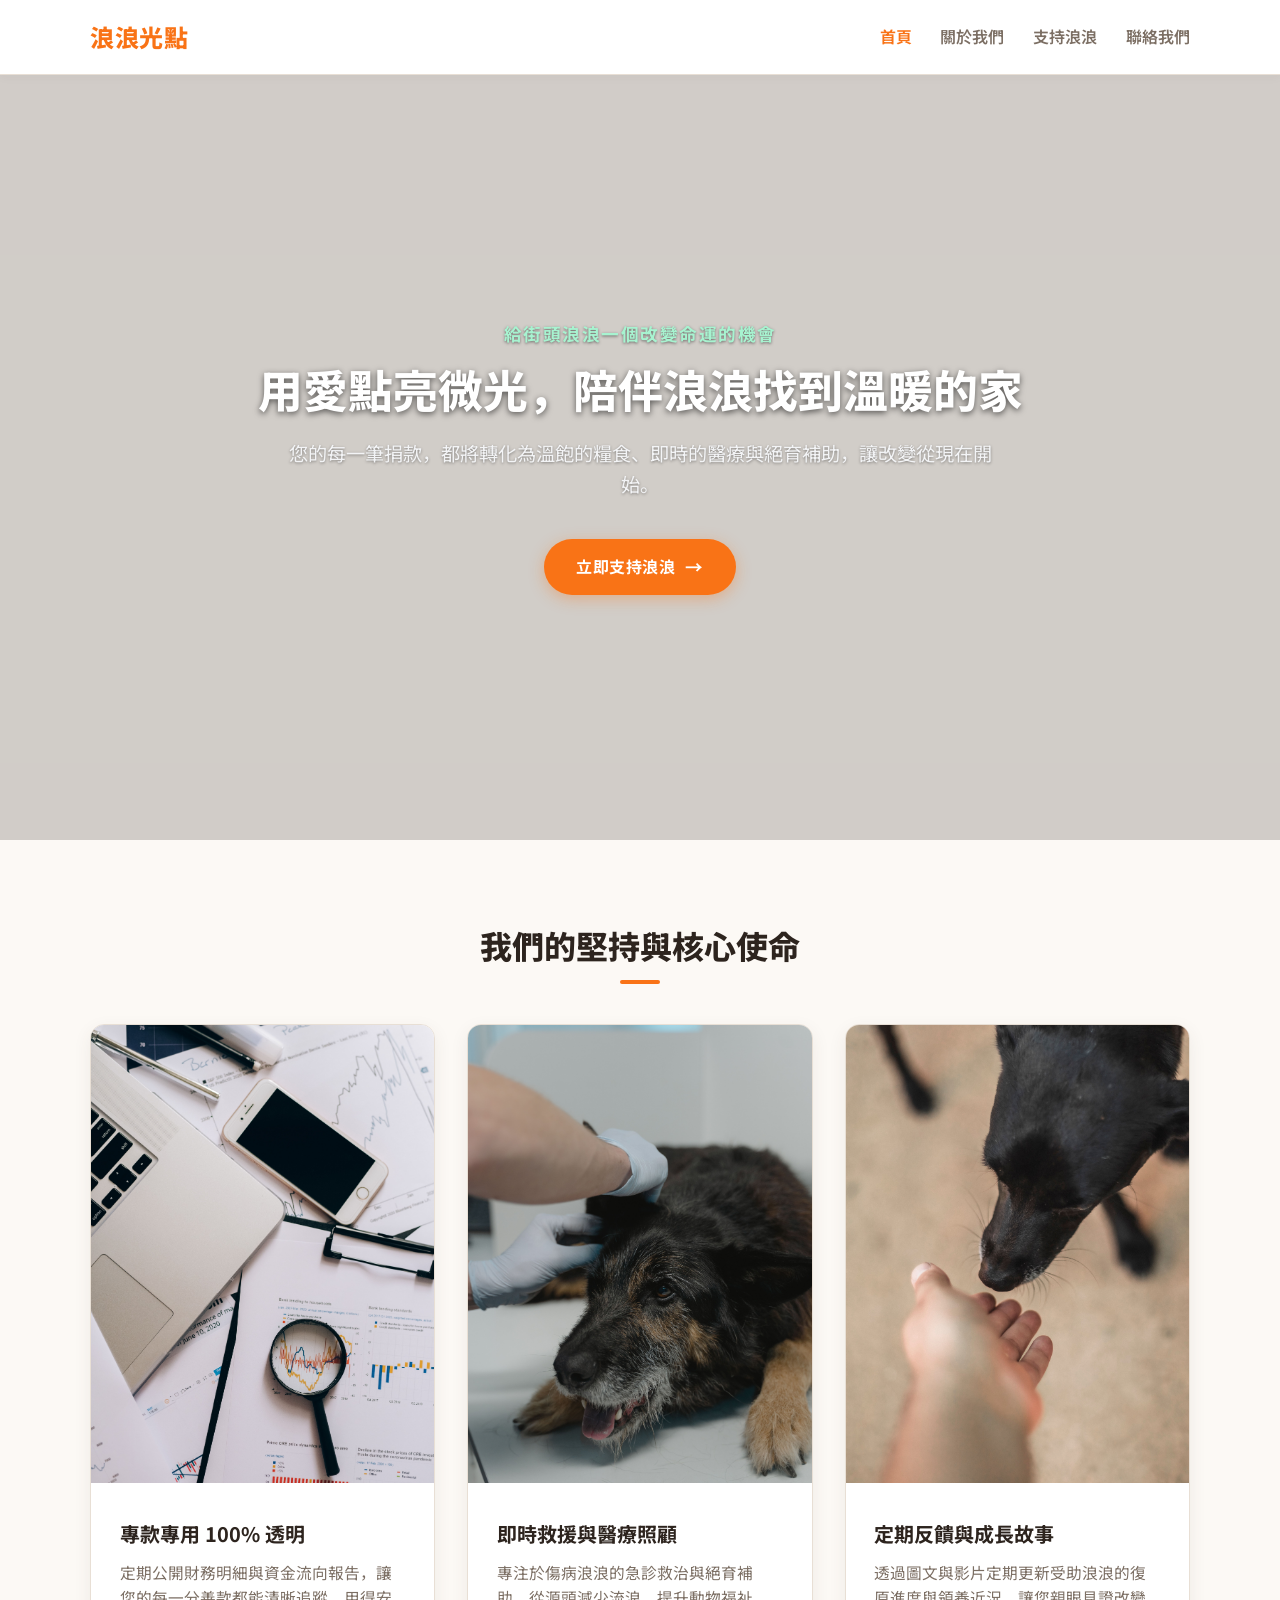
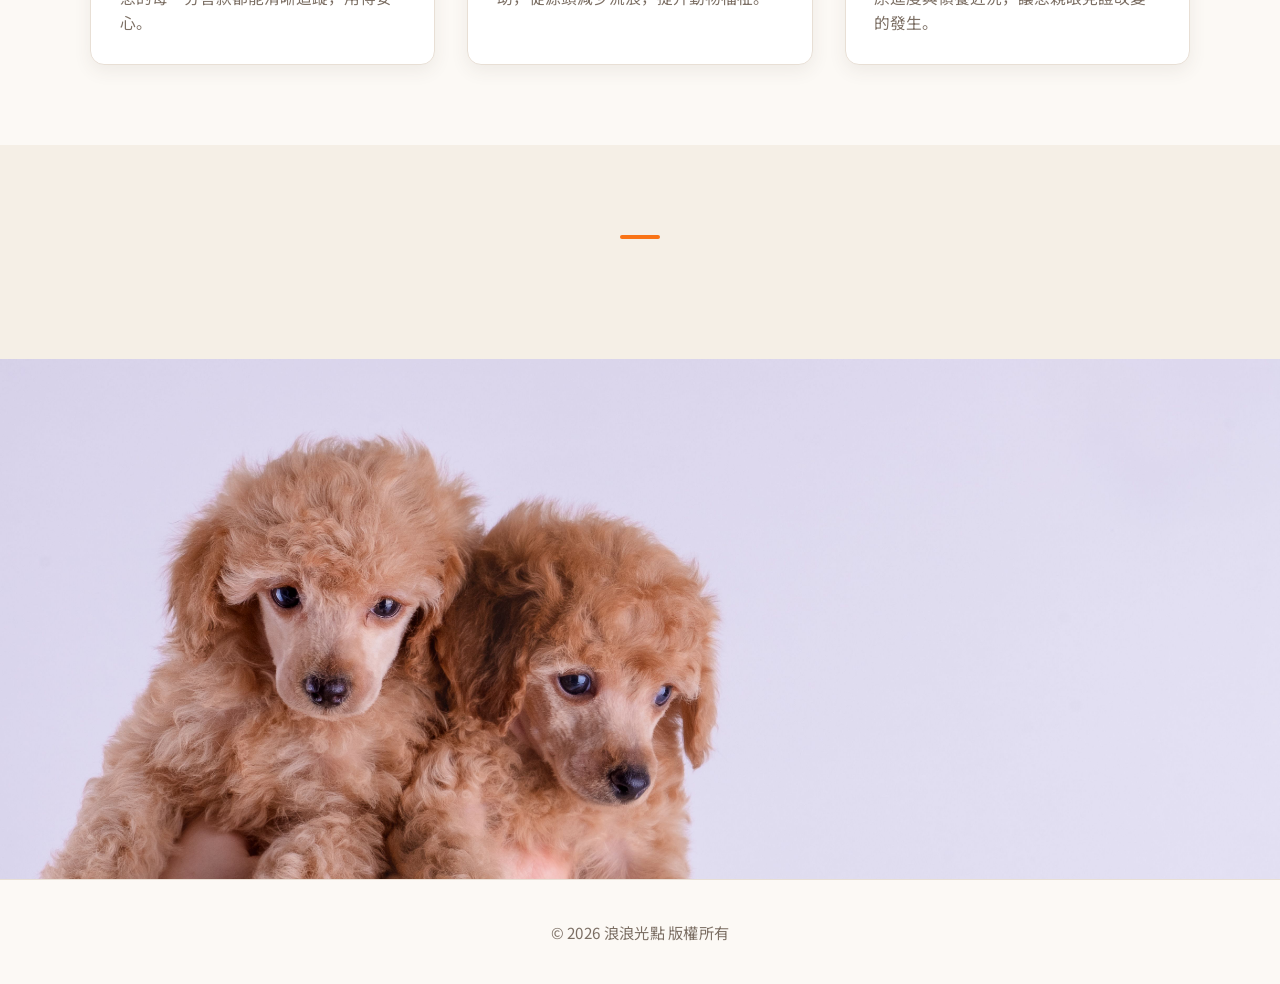
<file: index_bk15.html>
<!DOCTYPE html>
<html lang="zh-TW">
<head>
  <meta charset="UTF-8">
  <meta name="viewport" content="width=device-width, initial-scale=1.0">
  <title>浪浪光點｜流浪動物救援與絕育計畫</title>
  <link rel="stylesheet" href="css/style.css">
  <link rel="preconnect" href="https://fonts.googleapis.com">
  <link rel="preconnect" href="https://fonts.gstatic.com" crossorigin>
  <link href="https://fonts.googleapis.com/css2?family=Noto+Sans+JP:wght@100..900&display=swap" rel="stylesheet">
  <link rel="icon" href="images/gemini.svg" type="image/svg+xml">
</head>
<body>

  <!-- 導覽列 -->
  <header class="navbar">
    <div class="container nav-container">
      <a href="index.html" class="logo">浪浪光點</a>
      
      <!-- 漢堡選單按鈕 (手機版專用) -->
      <button class="nav-toggle" id="nav-toggle" aria-label="開啟選單" aria-expanded="false" aria-controls="nav-links">
        <span class="hamburger"></span>
      </button>

      <!-- 導覽連結 -->
      <nav class="nav-links" id="nav-links">
        <a href="index.html" class="active">首頁</a>
        <a href="about.html">關於我們</a>
        <a href="donate.html">支持浪浪</a>
        <a href="contact.html">聯絡我們</a>
      </nav>
    </div>
  </header>

  <!-- Hero 區塊 -->
  <section class="hero-section">
    <div class="hero-overlay"></div>
    <div class="container hero-container">
      <p id="hero-kicker" class="kicker"></p>
      <h1 id="hero-title"></h1>
      <p id="hero-subtitle" class="subtitle"></p>
      <a href="donate.html" id="hero-cta" class="btn btn-primary"></a>
    </div>
  </section>

  <!-- 特色卡片區塊 -->
  <section class="features-section">
    <div class="container">
      <h2 id="features-main-title" class="section-title"></h2>
      <div id="features-grid" class="features-grid reveal"></div>
    </div>
  </section>

  <!-- FAQ 區塊 -->
  <section class="faq-section">
    <div class="container">
      <h2 id="faq-main-title" class="section-title"></h2>
      <div id="faq-list" class="faq-list"></div>
    </div>
  </section>

  <!-- 聯絡我們區塊 -->
  <section class="contact-section">
    <div class="contact-container">
      <div class="contact-content reveal">
        <h2 id="contact-title"></h2>
        <p id="contact-description"></p>
        <a href="contact.html" class="btn btn-primary">
          聯繫我們 <span class="btn-arrow">→</span>
        </a>
      </div>
    </div>
  </section>

  <!-- 頁尾 -->
  <footer class="footer">
    <div class="container">
      <p id="footer-text"></p>
    </div>
  </footer>

  <script src="js/script.js"></script>
</body>
</html>
</file>
<file: css/style.css>
/* ==========================================================================
   CSS 全局變數定義 ( Design Tokens )
   色彩主題：大地色骨幹 ＋ 暖陽馬卡龍 (希望活力)
   ========================================================================== */
:root {
  /* 大地色骨幹 ( Earthy Base ) */
  --bg-main: #fcf9f5;                /* 全站主背景：暖燕麥色 */
  --bg-card: #ffffff;                /* 卡片與導覽列背景：純白 */
  --bg-subtle: #f5efe6;              /* 區塊對比背景：柔和奶茶色 */
  
  --text-primary: #2d241e;           /* 主要文字：深深褐色 */
  --text-body: #4a3f35;              /* 基本內文：深木質棕 */
  --text-muted: #7c6f64;             /* 次要/說明文字：大地灰棕 */
  --text-light: #a39588;             /* 淺色文字：淺沙色 */

  /* 馬卡龍點綴色 ( Macaron Accents ) */
  --primary-color: #f97316;          /* 主品牌色：暖陽橙 */
  --primary-hover: #ea580c;          /* 主色懸停狀態 */
  --accent-yellow: #fef08a;          /* 馬卡龍奶油黃 (Hero 高亮) */
  --accent-green: #a7f3d0;           /* 馬卡龍薄荷綠 */
  --accent-pink: #fecdd3;            /* 馬卡龍柔粉紅 */
  --primary-soft: #fff7ed;           /* 暖橘微光背景 */
  --primary-soft-hover: #ffedd5;     /* 次要按鈕懸停背景 */

  /* 邊框與分隔線 */
  --border-color: #e8dfd5;           /* 柔和沙色邊框 */

  /* 佈局與尺寸 */
  --container-max-width: 1100px;
  
  /* 圓角 */
  --radius-sm: 8px;
  --radius-md: 14px;
  --radius-pill: 50px;               /* 膠囊按鈕圓角 */

  /* 陰影 */
  --shadow-sm: 0 2px 10px rgba(74, 63, 53, 0.04);
  --shadow-md: 0 6px 18px rgba(74, 63, 53, 0.08);

  /* 動態過渡 */
  --transition-fast: 0.3s cubic-bezier(0.25, 0.8, 0.25, 1);
}

/* ==========================================================================
   重置與基本設定 ( Base & Reset )
   ========================================================================== */
* {
  box-sizing: border-box;
  margin: 0;
  padding: 0;
}

body {
  font-family: "Noto Sans JP", -apple-system, BlinkMacSystemFont, "Segoe UI", Roboto, "Helvetica Neue", Arial, sans-serif;
  line-height: 1.6;
  color: var(--text-body);
  background-color: var(--bg-main);
}

.container {
  width: 90%;
  max-width: var(--container-max-width);
  margin: 0 auto;
}

a {
  text-decoration: none;
  color: inherit;
  transition: color var(--transition-fast);
}

/* Google Font Icons 基本設定 */
.material-symbols-outlined {
  font-family: 'Material Symbols Outlined';
  font-weight: normal;
  font-style: normal;
  font-size: 28px;
  display: inline-block;
  line-height: 1;
  text-transform: none;
  letter-spacing: normal;
  word-wrap: normal;
  white-space: nowrap;
  direction: ltr;
  -webkit-font-smoothing: antialiased;
}

/* ==========================================================================
   導覽列區塊 ( Header & Navbar )
   ========================================================================== */
.navbar {
  background-color: var(--bg-card);
  box-shadow: var(--shadow-sm);
  position: sticky;
  top: 0;
  z-index: 100;
  border-bottom: 1px solid var(--border-color);
}

.nav-container {
  display: flex;
  justify-content: space-between;
  align-items: center;
  padding: 1.1rem 0;
  position: relative;
}

.logo {
  font-size: 1.5rem;
  font-weight: 800;
  color: var(--primary-color);
  letter-spacing: 0.5px;
}

.nav-links {
  display: flex;
  align-items: center;
}

.nav-links a {
  margin-left: 1.8rem;
  font-weight: 600;
  color: var(--text-muted);
}

.nav-links a.active,
.nav-links a:hover {
  color: var(--primary-color);
}

/* 漢堡按鈕 (桌機版預設隱藏) */
.nav-toggle {
  display: none;
  background: transparent;
  border: none;
  cursor: pointer;
  padding: 0.5rem;
  z-index: 101;
}

.hamburger {
  display: block;
  position: relative;
  width: 24px;
  height: 2px;
  background-color: var(--text-primary);
  transition: background-color var(--transition-fast);
}

.hamburger::before,
.hamburger::after {
  content: "";
  position: absolute;
  left: 0;
  width: 100%;
  height: 2px;
  background-color: var(--text-primary);
  transition: transform var(--transition-fast), top var(--transition-fast);
}

.hamburger::before {
  top: -7px;
}

.hamburger::after {
  top: 7px;
}

/* 漢堡選單展開動畫 (變成 X) */
.nav-toggle.is-active .hamburger {
  background-color: transparent;
}

.nav-toggle.is-active .hamburger::before {
  top: 0;
  transform: rotate(45deg);
  background-color: var(--primary-color);
}

.nav-toggle.is-active .hamburger::after {
  top: 0;
  transform: rotate(-45deg);
  background-color: var(--primary-color);
}

/* ==========================================================================
   Qissa 風格：透明感 ＋ 箭頭滑移按鈕 ( Buttons )
   ========================================================================== */
.btn {
  display: inline-flex;
  align-items: center;
  justify-content: center;
  gap: 0.6rem;
  padding: 0.85rem 2rem;
  border-radius: var(--radius-pill);
  font-weight: 700;
  font-size: 1rem;
  cursor: pointer;
  transition: all var(--transition-fast);
  backdrop-filter: blur(8px);
  -webkit-backdrop-filter: blur(8px);
  letter-spacing: 0.5px;
}

.btn .btn-arrow {
  display: inline-block;
  font-family: inherit;
  font-size: 1.1rem;
  transition: transform var(--transition-fast);
}

.btn:hover .btn-arrow {
  transform: translateX(6px);
}

/* 主按鈕：亮暖橙底色＋純白文字（確保背景圖上清晰可見） */
.btn-primary {
  background-color: var(--primary-color);
  color: #ffffff !important;
  border: none;
  box-shadow: 0 4px 15px rgba(249, 115, 22, 0.35);
}

.btn-primary:hover {
  background-color: var(--primary-hover);
  box-shadow: 0 6px 20px rgba(234, 88, 12, 0.45);
  transform: translateY(-2px);
}

/* 次要按鈕 */
.btn-secondary {
  background-color: rgba(255, 255, 255, 0.7);
  color: var(--primary-color);
  border: 1.5px solid rgba(249, 115, 22, 0.5);
  box-shadow: 0 4px 12px rgba(0, 0, 0, 0.03);
}

.btn-secondary:hover {
  background-color: rgba(255, 255, 255, 0.95);
  border-color: var(--primary-color);
  transform: translateY(-2px);
  box-shadow: 0 6px 16px rgba(249, 115, 22, 0.15);
}

/* ==========================================================================
   通用標題元件 ( Section Titles )
   ========================================================================== */
.section-title {
  text-align: center;
  font-size: 2rem;
  font-weight: 800;
  margin-bottom: 2.5rem;
  color: var(--text-primary);
  position: relative;
}

.section-title::after {
  content: "";
  display: block;
  width: 40px;
  height: 4px;
  background-color: var(--primary-color);
  margin: 0.6rem auto 0 auto;
  border-radius: 2px;
}

/* ==========================================================================
   通用捲動淡入升起動態 ( Scroll Reveal Dynamics )
   ========================================================================== */
.reveal {
  opacity: 0;
  transform: translateY(30px);
  transition: opacity 1.2s cubic-bezier(0.16, 1, 0.3, 1), 
              transform 1.2s cubic-bezier(0.16, 1, 0.3, 1);
  will-change: opacity, transform;
}

.reveal.active {
  opacity: 1;
  transform: translateY(0);
}

/* ==========================================================================
   Hero 首頁主視覺區塊 ( 頁面頂點 Banner 輪播 )
   ========================================================================== */
.hero-section {
  position: relative;
  min-height: 85vh;
  display: flex;
  align-items: center;
  justify-content: center;
  text-align: center;
  overflow: hidden;
}

.hero-slider {
  position: absolute;
  top: 0;
  left: 0;
  width: 100%;
  height: 100%;
  z-index: 0;
}

.hero-slider .slide {
  position: absolute;
  top: 0;
  left: 0;
  width: 100%;
  height: 100%;
  background-size: cover;
  background-position: center center;
  opacity: 0;
  transition: opacity 1s ease-in-out;
}

.hero-slider .slide.active {
  opacity: 1;
}

/* 次頁面（如 about.html）使用的較矮 Banner 覆寫類別 */
.hero-section.hero-compact {
  min-height: 45vh;
}

.hero-overlay {
  position: absolute;
  top: 0;
  left: 0;
  width: 100%;
  height: 100%;
  background: rgba(35, 28, 22, 0.2);
  z-index: 1;
}

.hero-container {
  position: relative;
  z-index: 2;
  color: #ffffff;
  padding: 3rem 1rem;
}

.hero-container .kicker {
  display: block;
  background-color: transparent;
  color: #a7f3d0;
  font-weight: 700;
  font-size: 1.1rem;
  padding: 0;
  margin-bottom: 0.75rem;
  letter-spacing: 1.5px;
  text-shadow: 0 1px 3px rgba(0, 0, 0, 0.5);
  animation: fadeInUp 1.4s cubic-bezier(0.16, 1, 0.3, 1) forwards;
  opacity: 0;
}

.hero-container h1 {
  font-size: 2.8rem;
  font-weight: 800;
  margin-bottom: 1.25rem;
  color: #ffffff;
  text-shadow: 0 2px 6px rgba(0, 0, 0, 0.6);
  line-height: 1.3;
  animation: fadeInUp 1.4s cubic-bezier(0.16, 1, 0.3, 1) 0.3s forwards;
  opacity: 0;
}

.hero-container .subtitle {
  font-size: 1.2rem;
  color: #f3f4f6;
  max-width: 720px;
  margin: 0 auto 2.5rem auto;
  text-shadow: 0 1px 3px rgba(0, 0, 0, 0.4);
  font-weight: 400;
  animation: fadeInUp 1.4s cubic-bezier(0.16, 1, 0.3, 1) 0.6s forwards;
  opacity: 0;
}

.hero-container .btn {
  animation: fadeInUp 1.4s cubic-bezier(0.16, 1, 0.3, 1) 0.9s forwards;
  opacity: 0;
}

@keyframes fadeInUp {
  from {
    opacity: 0;
    transform: translateY(24px);
  }
  to {
    opacity: 1;
    transform: translateY(0);
  }
}

/* ==========================================================================
   特色卡片區塊 ( Features Section )
   ========================================================================== */
.features-section {
  padding: 5rem 0;
}

.features-grid {
  display: grid;
  grid-template-columns: repeat(auto-fit, minmax(300px, 1fr));
  gap: 2rem;
}

.feature-card {
  background-color: var(--bg-card);
  border-radius: var(--radius-md);
  overflow: hidden;
  box-shadow: var(--shadow-md);
  border: 1px solid var(--border-color);
}

.feature-card img {
  width: 100%;
  aspect-ratio: 3 / 4; /* 設定 3:4 直式比例 */
  object-fit: cover;
}

.feature-content {
  padding: 1.8rem;
}

.feature-content h3 {
  font-size: 1.25rem;
  margin-bottom: 0.6rem;
  color: var(--text-primary);
  font-weight: 700;
}

.feature-content p {
  color: var(--text-muted);
  font-size: 0.98rem;
  line-height: 1.6;
}

/* ==========================================================================
   救援成果數據區塊 ( Stats Section - Dynamic Counter )
   ========================================================================== */
.stats-section {
  padding: 5rem 0;
  background-color: var(--bg-subtle);
}

.stats-grid {
  display: grid;
  grid-template-columns: repeat(auto-fit, minmax(260px, 1fr));
  gap: 2.5rem;
  text-align: center;
}

.stat-item {
  display: flex;
  flex-direction: column;
  align-items: center;
  justify-content: center;
  padding: 1.8rem 1.2rem;
  background-color: var(--bg-card);
  border-radius: var(--radius-md);
  border: 1px solid var(--border-color);
  box-shadow: var(--shadow-sm);
  transition: transform var(--transition-fast), box-shadow var(--transition-fast);
}

.stat-number {
  font-size: 3.2rem;
  font-weight: 800;
  color: var(--primary-color); 
  line-height: 1.2;
  margin-bottom: 0.5rem;
  letter-spacing: -0.5px;
  text-shadow: 
    0 2px 4px rgba(0, 0, 0, 0.06),
    0 0 18px rgba(249 115 22 / 45%);
}

.stat-label {
  font-size: 1.2rem;
  font-weight: 800;
  color: var(--text-primary);
  margin-bottom: 0.6rem;
}

.stat-desc {
  font-size: 0.92rem;
  color: var(--text-muted);
  line-height: 1.6;
}

/* ==========================================================================
   財務透明 / 勸募聲明區塊 ( Transparency Section )
   ========================================================================== */
.transparency-section {
  position: relative;
  padding: 5.5rem 0;
  background-color: var(--bg-main);
  background-image: url('../images/pexels-leeloothefirst-5561913.jpg');
  background-size: cover;
  background-position: center;
  background-attachment: fixed;
  overflow: hidden;
}

.transparency-section::before {
  content: "";
  position: absolute;
  top: 0;
  left: 0;
  width: 100%;
  height: 100%;
  background-color: rgba(18, 18, 18, 0.32);
  z-index: 1;
}

.transparency-section .container {
  position: relative;
  z-index: 2;
}

.transparency-card {
  background-color: rgba(255, 255, 255, 0.85);
  backdrop-filter: blur(8px);
  border: 1px solid rgba(0, 0, 0, 0.08);
  border-radius: var(--radius-md);
  padding: 3rem 2.5rem;
  text-align: center;
  max-width: 920px;
  margin: 0 auto;
  box-shadow: 0 10px 30px rgba(0, 0, 0, 0.04);
}

.transparency-badges {
  display: flex;
  justify-content: center;
  flex-wrap: wrap;
  gap: 0.8rem;
  margin-bottom: 1.5rem;
}

.transparency-badge-item {
  background-color: var(--primary-soft);
  color: var(--primary-color);
  border: 1px solid rgba(249, 115, 22, 0.25);
  padding: 0.35rem 1rem;
  border-radius: var(--radius-pill);
  font-size: 0.88rem;
  font-weight: 700;
  letter-spacing: 0.5px;
}

.transparency-card h2 {
  font-size: 1.8rem;
  font-weight: 800;
  color: var(--text-primary);
  margin-bottom: 1.2rem;
  line-height: 1.4;
}

.transparency-card p {
  font-size: 1.02rem;
  color: var(--text-body);
  line-height: 1.85;
  margin-bottom: 2rem;
  text-align: justify;
  text-align-last: center;
}

.transparency-action {
  display: flex;
  justify-content: center;
}

/* ==========================================================================
   FAQ 常見問題區塊 ( FAQ Section )
   ========================================================================== */
.faq-section {
  padding: 5rem 0;
  background-color: var(--bg-subtle);
}

.faq-list {
  max-width: 800px;
  margin: 0 auto;
}

.faq-item {
  background-color: var(--bg-card);
  border: 1px solid var(--border-color);
  border-radius: var(--radius-sm);
  margin-bottom: 1rem;
  overflow: hidden;
  transition: border-color var(--transition-fast);
}

.faq-item.active {
  border-color: var(--primary-color);
}

.faq-question {
  width: 100%;
  text-align: left;
  padding: 1.2rem 1.5rem;
  background: none;
  border: none;
  font-size: 1.05rem;
  font-weight: 700;
  color: var(--text-primary);
  cursor: pointer;
  display: flex;
  justify-content: space-between;
  align-items: center;
}

.faq-answer {
  display: none;
  padding: 0 1.5rem 1.5rem 1.5rem;
  color: var(--text-body);
  font-size: 0.98rem;
  line-height: 1.7;
}

.faq-item.active .faq-answer {
  display: block;
}

.faq-toggle-icon {
  font-size: 1.3rem;
  color: var(--primary-color);
  font-weight: bold;
}

/* ==========================================================================
   聯絡區塊 ( Contact Section )
   ========================================================================== */
.contact-section {
  position: relative;
  padding: 6rem 0;
  background-image: url('../images/pexels-aaa333-7572809.jpg');
  background-size: cover;
  min-height: 520px;
  display: flex;
  align-items: center;
  overflow: hidden;
}

.contact-container {
  position: relative;
  z-index: 2;
  width: 90%;
  max-width: var(--container-max-width);
  margin: 0 auto;
  display: flex;
  justify-content: flex-end;
}

.contact-content {
  width: 100%;
  max-width: 480px;
  padding: 2.8rem 2.5rem;
  background: rgb(252 249 245 / 20%);
  backdrop-filter: blur(12px);
  -webkit-backdrop-filter: blur(12px);
  border-radius: var(--radius-md);
  border: 1px solid rgba(255, 255, 255, 0.18);
  box-shadow: 0 15px 35px rgba(0, 0, 0, 0.35);
  text-align: left;
}

.contact-content h2 {
  font-size: 2.1rem;
  margin-bottom: 1rem;
  font-weight: 800;
  line-height: 1.3;
}

.contact-content p {
  margin-bottom: 2rem;
  font-size: 1.05rem;
  line-height: 1.75;
}

/* ==========================================================================
   頁尾 ( Footer )
   ========================================================================== */
.footer {
  background-color: var(--bg-main);
  color: var(--text-muted);
  text-align: center;
  padding: 2.5rem 0;
  font-size: 0.95rem;
  letter-spacing: 0.3px;
  border-top: 1px solid var(--border-color);
}
.footer_number{
  font-size: 14px;
}

/* ==========================================================================
   頁面banner區塊 ( Banner Styles )
   ========================================================================== */
.about_banner {
  background-image: url('../images/pexels-gu-ko-2150570603-31519218.jpg');
}
.contact_banner {
  background-image: url('../images/pexels-gu-ko-2150570603-31519218.jpg');
}
.donate_banner {
  background-image: url('../images/pexels-gu-ko-2150570603-31519218.jpg');
}

/* ==========================================================================
   關於我們專用區塊 ( About Page Dedicated Styles )
   ========================================================================== */
.about-hero-section {
  position: relative;
  min-height: 45vh;
  display: flex;
  align-items: center;
  justify-content: center;
  text-align: center;
  background-size: cover;
  background-position: center center;
  overflow: hidden;
}

.about-hero-overlay {
  position: absolute;
  top: 0;
  left: 0;
  width: 100%;
  height: 100%;
  background: rgba(35, 28, 22, 0.4);
  z-index: 1;
}

.about-hero-container {
  position: relative;
  z-index: 2;
  color: #ffffff;
  padding: 3rem 1rem;
}

.about-hero-title {
  font-size: 2.5rem;
  color: var(--primary-color);
  text-shadow: 0 2px 6px rgba(0, 0, 0, 0.6);
}

.about-hero-subtitle {
  color: #f3f4f6;
  letter-spacing: 1.5px;
}

/* 品牌故事：時間軸風格 (Timeline Style) */
.about-story-section {
  padding: 5rem 0;
}

.story-timeline {
  max-width: 800px;
  margin: 0 auto;
  position: relative;
  padding-left: 2rem;
}

.story-timeline::before {
  content: "";
  position: absolute;
  top: 15px;
  bottom: 15px;
  left: 7px;
  width: 3px;
  background-color: var(--border-color);
  border-radius: 2px;
}

.story-timeline-item {
  position: relative;
  margin-bottom: 2.5rem;
}

.story-timeline-item:last-child {
  margin-bottom: 0;
}

.story-timeline-marker {
  position: absolute;
  left: -2rem;
  top: 6px;
  width: 17px;
  height: 17px;
  border-radius: 50%;
  background-color: var(--bg-card);
  border: 4px solid var(--primary-color);
  box-shadow: 0 0 0 3px var(--bg-main);
  z-index: 2;
  transition: transform var(--transition-fast);
}

.story-timeline-item:hover .story-timeline-marker {
  transform: scale(1.25);
  background-color: var(--primary-color);
}

.story-timeline-content {
  background-color: var(--bg-card);
  padding: 2rem;
  border-radius: var(--radius-md);
  border: 1px solid var(--border-color);
  box-shadow: var(--shadow-sm);
  transition: transform var(--transition-fast), box-shadow var(--transition-fast);
}

.story-timeline-item:hover .story-timeline-content {
  transform: translateY(-3px);
  box-shadow: var(--shadow-md);
}

.story-timeline-content h3 {
  font-size: 1.25rem;
  font-weight: 800;
  color: var(--primary-color);
  margin-bottom: 0.8rem;
  display: flex;
  align-items: center;
}

.story-timeline-content p {
  font-size: 1rem;
  line-height: 1.8;
  color: var(--text-body);
  text-align: justify;
  margin-bottom: 0;
}

/* 救援成果區塊 */
.about-mission-section {
  padding: 5rem 0;
  background-color: var(--bg-subtle);
}

.about-mission-grid {
  display: grid;
  grid-template-columns: repeat(auto-fit, minmax(280px, 1fr));
  gap: 2.5rem;
  text-align: center;
}

.about-mission-item {
  display: flex;
  flex-direction: column;
  align-items: center;
  justify-content: center;
  padding: 1.5rem 1rem;
}

.about-mission-item h1 {
  font-size: 3.2rem;
  font-weight: 800;
  color:var(--primary-color); 
  line-height: 1.2;
  margin-bottom: 0.8rem;
  position: relative;
  display: inline-block;
  letter-spacing: -0.5px;
  
  text-shadow: 
    0 2px 4px rgba(0, 0, 0, 0.08),
    0 0 20px rgba(249 115 22 / 45%);
}

.about-mission-item H4 {
  font-weight: 700;
  color: var(--text-muted);
  letter-spacing: 1px;
  margin-top: 0.2rem;
}

/* CTA 區塊 */
.about-cta-section {
  position: relative;
  padding: 6rem 0;
  background-image: url('../images/pexels-aaa333-7572809.jpg');
  background-size: cover;
  min-height: 520px;
  display: flex;
  align-items: center;
  overflow: hidden;
}

.about-cta-container {
  position: relative;
  z-index: 2;
  width: 90%;
  max-width: var(--container-max-width);
  margin: 0 auto;
  display: flex;
  justify-content: flex-end;
}

.about-cta-content {
  width: 100%;
  max-width: 480px;
  padding: 2.8rem 2.5rem;
  background: rgb(252 249 245 / 20%);
  backdrop-filter: blur(12px);
  -webkit-backdrop-filter: blur(12px);
  border-radius: var(--radius-md);
  border: 1px solid rgba(255, 255, 255, 0.18);
  box-shadow: 0 15px 35px rgba(0, 0, 0, 0.35);
  text-align: left;
}

.about-cta-content h2 {
  font-size: 2.1rem;
  margin-bottom: 1rem;
  font-weight: 800;
  line-height: 1.3;
}

.about-cta-content p {
  margin-bottom: 2rem;
  font-size: 1.05rem;
  line-height: 1.75;
}

/* ==========================================================================
   聯絡我們獨立頁面專用區塊 ( Contact Page Dedicated Styles )
   ========================================================================== */
.contact-page-section {
  padding: 5rem 0;
}

.contact-page-grid {
  display: grid;
  grid-template-columns: 1fr 1.1fr;
  gap: 3.5rem;
  align-items: start;
}

.contact-page-title {
  font-size: 2rem;
  font-weight: 800;
  color: var(--text-primary);
  margin-bottom: 1rem;
}

.contact-page-desc {
  font-size: 1.05rem;
  line-height: 1.8;
  color: var(--text-body);
  margin-bottom: 2.5rem;
}

.contact-page-details {
  display: flex;
  flex-direction: column;
  gap: 1.5rem;
}

.contact-page-item {
  display: flex;
  align-items: flex-start;
  gap: 1.2rem;
}

.contact-page-icon {
  background-color: var(--accent-green);
  color: var(--bg-card);
  width: 48px;
  height: 48px;
  border-radius: 50%;
  display: flex;
  align-items: center;
  justify-content: center;
  flex-shrink: 0;
}

.contact-page-icon .material-symbols-outlined {
  font-size: 1.5rem;
  user-select: none;
}

.contact-page-text h3 {
  font-size: 1.1rem;
  font-weight: 700;
  color: var(--text-primary);
  margin-bottom: 0.2rem;
}

.contact-page-text p {
  color: var(--text-muted);
  font-size: 0.98rem;
  line-height: 1.5;
}

.contact-page-form-card {
  background-color: var(--bg-card);
  padding: 2.5rem;
  border-radius: var(--radius-md);
  border: 1px solid var(--border-color);
  box-shadow: var(--shadow-md);
}

.contact-page-form-title {
  font-size: 1.4rem;
  font-weight: 800;
  color: var(--text-primary);
  margin-bottom: 1.8rem;
  padding-bottom: 0.8rem;
  border-bottom: 2px solid var(--bg-subtle);
}

.contact-page-form {
  display: flex;
  flex-direction: column;
  gap: 1.25rem;
}

.contact-page-field {
  display: flex;
  flex-direction: column;
  gap: 0.5rem;
}

.contact-page-field label {
  font-weight: 700;
  font-size: 0.95rem;
  color: var(--text-primary);
}

.contact-page-required {
  color: #ef4444;
  margin-left: 0.2rem;
}

.contact-page-field input,
.contact-page-field select,
.contact-page-field textarea {
  width: 100%;
  padding: 0.85rem 1rem;
  border: 1px solid var(--border-color);
  border-radius: var(--radius-sm);
  background-color: var(--bg-main);
  font-family: inherit;
  font-size: 0.98rem;
  color: var(--text-primary);
  transition: border-color var(--transition-fast), box-shadow var(--transition-fast);
}

.contact-page-field input:focus,
.contact-page-field select:focus,
.contact-page-field textarea:focus {
  outline: none;
  border-color: var(--primary-color);
  box-shadow: 0 0 0 3px rgba(249, 115, 22, 0.15);
  background-color: #ffffff;
}

.contact-page-submit-btn {
  width: 100%;
  margin-top: 0.5rem;
}

/* ==========================================================================
   支持浪浪獨立頁面專用區塊 ( Donate Page Dedicated Styles )
   ========================================================================== */
.donate-page-section {
  padding: 4rem 0 6rem 0;
}

.donate-page-type-selector {
  display: flex;
  justify-content: center;
  gap: 1rem;
  margin-bottom: 3rem;
}

.donate-page-type-btn {
  padding: 0.8rem 2.2rem;
  font-size: 1.1rem;
  font-weight: 700;
  border-radius: var(--radius-pill);
  border: 2px solid var(--border-color);
  background-color: var(--bg-card);
  color: var(--text-muted);
  cursor: pointer;
  transition: all var(--transition-fast);
}

.donate-page-type-btn:hover {
  border-color: var(--primary-color);
  color: var(--primary-color);
}

.donate-page-type-btn.active {
  background-color: var(--primary-color);
  color: #ffffff;
  border-color: var(--primary-color);
  box-shadow: 0 4px 14px rgba(249, 115, 22, 0.3);
}

.donate-page-plans-grid {
  display: grid;
  grid-template-columns: repeat(auto-fit, minmax(250px, 1fr));
  gap: 1.8rem;
  margin-bottom: 4rem;
}

.donate-page-plan-card {
  position: relative;
  background-color: var(--bg-card);
  border: 2px solid var(--border-color);
  border-radius: var(--radius-md);
  padding: 2.2rem 1.8rem;
  display: flex;
  flex-direction: column;
  justify-content: space-between;
  box-shadow: var(--shadow-sm);
  transition: all var(--transition-fast);
}

.donate-page-plan-card:hover {
  border-color: var(--primary-color);
  transform: translateY(-4px);
  box-shadow: var(--shadow-md);
}

.donate-page-plan-card.featured {
  border-color: var(--primary-color);
  background-color: #ffffff;
}

.donate-page-badge {
  position: absolute;
  top: -12px;
  right: 20px;
  background-color: var(--primary-color);
  color: #ffffff;
  font-size: 0.8rem;
  font-weight: 700;
  padding: 0.25rem 0.8rem;
  border-radius: var(--radius-pill);
}

.donate-page-plan-header {
  margin-bottom: 1.2rem;
}

.donate-page-plan-title {
  font-size: 1.25rem;
  font-weight: 800;
  color: var(--text-primary);
  margin-bottom: 0.8rem;
}

.donate-page-plan-amount {
  font-size: 2rem;
  font-weight: 800;
  color: var(--primary-color);
  display: flex;
  align-items: baseline;
  gap: 0.2rem;
}

.donate-page-currency {
  font-size: 1.1rem;
}

.donate-page-unit {
  font-size: 0.95rem;
  font-weight: 600;
  color: var(--text-muted);
}

.donate-page-custom-input {
  width: 100%;
  padding: 0.6rem 0.8rem;
  margin-top: 0.5rem;
  border: 1px solid var(--border-color);
  border-radius: var(--radius-sm);
  font-size: 1.1rem;
  color: var(--text-primary);
}

.donate-page-custom-input:focus {
  outline: none;
  border-color: var(--primary-color);
}

.donate-page-plan-desc {
  font-size: 0.95rem;
  line-height: 1.6;
  color: var(--text-muted);
  margin-bottom: 2rem;
}

.donate-page-plan-btn {
  width: 100%;
}

/* 財務透明與資金運用卡片區塊 */
.donate-funds-card {
  background-color: var(--bg-card);
  padding: 2.8rem 2.2rem;
  border-radius: var(--radius-md);
  border: 1px solid var(--border-color);
  box-shadow: var(--shadow-sm);
  margin-bottom: 4rem;
}

.donate-funds-header {
  text-align: center;
  margin-bottom: 2.5rem;
}

.donate-funds-title {
  font-size: 1.5rem;
  font-weight: 800;
  color: var(--text-primary);
  margin-bottom: 0.5rem;
}

.donate-funds-subtitle {
  font-size: 0.98rem;
  color: var(--text-muted);
}

/* 資金百分比進度條 */
.funds-allocation-list {
  display: flex;
  flex-direction: column;
  gap: 1.25rem;
  margin-bottom: 3rem;
}

.allocation-item {
  display: flex;
  flex-direction: column;
}

.allocation-item-header {
  display: flex;
  justify-content: space-between;
  align-items: center;
  font-weight: 700;
  font-size: 1.02rem;
  color: var(--text-primary);
  margin-bottom: 0.4rem;
}

.allocation-progress-bar {
  width: 100%;
  height: 10px;
  background-color: var(--bg-subtle);
  border-radius: 5px;
  overflow: hidden;
}

.allocation-progress-fill {
  height: 100%;
  border-radius: 5px;
  transition: width 0.8s ease-in-out;
}

.allocation-item-note {
  font-size: 0.88rem;
  color: var(--text-muted);
  margin-top: 0.35rem;
}

/* 資金運用進度條 - 套用馬卡龍 CIS 色系 */
.allocation-item:nth-child(1) .allocation-progress-fill {
  background-color: var(--primary-color) !important; /* 暖陽橙 #f97316 */
}
.allocation-item:nth-child(1) .allocation-item-header span:last-child {
  color:  #fc8b3d !important; !important;
}

.allocation-item:nth-child(2) .allocation-progress-fill {
  background-color: var(--accent-pink) !important; /* 柔粉紅 #fecdd3 */
}
.allocation-item:nth-child(2) .allocation-item-header span:last-child {
  color: #f89ba6 !important; /* 粉色文字加深 */
}

.allocation-item:nth-child(3) .allocation-progress-fill {
  background-color: var(--accent-green) !important; /* 薄荷綠 #a7f3d0 */
}
.allocation-item:nth-child(3) .allocation-item-header span:last-child {
  color: #34e493 !important; /* 綠色文字加深以確保閱讀清晰度 */
}

.allocation-item:nth-child(4) .allocation-progress-fill {
  background-color: var(--accent-yellow) !important; /* 奶油黃 #fef08a */
}
.allocation-item:nth-child(4) .allocation-item-header span:last-child {
  color: #f1db3b !important; /* 黃色文字加深 */
}

/* 捐款效益影響力卡片 (Grid) */
.funds-impact-grid {
  display: grid;
  grid-template-columns: repeat(auto-fit, minmax(220px, 1fr));
  gap: 1.5rem;
  border-top: 1px solid var(--border-color);
  padding-top: 2.5rem;
}

.impact-card {
  background-color: var(--bg-main);
  border-radius: var(--radius-sm);
  padding: 1.5rem 1.2rem;
  text-align: center;
  border: 1px solid var(--border-color);
  transition: transform var(--transition-fast);
}

.impact-card:hover {
  transform: translateY(-3px);
}

.impact-icon-wrapper {
  color: var(--primary-color);
  margin-bottom: 0.8rem;
}

.impact-card-amount {
  font-size: 1.25rem;
  font-weight: 800;
  color: var(--text-primary);
  margin-bottom: 0.4rem;
}

.impact-card-text {
  font-size: 0.9rem;
  color: var(--text-muted);
  line-height: 1.5;
}

/* 捐款資訊與抵稅說明網格 */
.donate-page-info-grid {
  display: grid;
  grid-template-columns: 1fr 1fr;
  gap: 2rem;
}

.donate-page-card {
  background-color: var(--bg-card);
  padding: 2.2rem;
  border-radius: var(--radius-md);
  border: 1px solid var(--border-color);
  box-shadow: var(--shadow-sm);
}

.donate-page-card-title {
  font-size: 1.3rem;
  font-weight: 800;
  color: var(--text-primary);
  margin-bottom: 1.5rem;
  padding-bottom: 0.6rem;
  border-bottom: 2px solid var(--bg-subtle);
}

.donate-page-methods-list {
  display: flex;
  flex-direction: column;
  gap: 1.2rem;
}

.donate-page-method-item {
  display: flex;
  align-items: flex-start;
  gap: 1rem;
}

.donate-page-method-icon {
  font-size: 1.5rem;
  background-color: var(--bg-subtle);
  width: 44px;
  height: 44px;
  border-radius: 50%;
  display: flex;
  align-items: center;
  justify-content: center;
  flex-shrink: 0;
}

.donate-page-method-text h4 {
  font-size: 1.05rem;
  font-weight: 700;
  color: var(--text-primary);
  margin-bottom: 0.2rem;
}

.donate-page-method-text p {
  font-size: 0.92rem;
  line-height: 1.5;
  color: var(--text-muted);
}

.donate-page-tax-content {
  display: flex;
  flex-direction: column;
  gap: 1rem;
}

.donate-page-tax-item {
  position: relative;
  padding-left: 1.5rem;
  font-size: 0.98rem;
  line-height: 1.7;
  color: var(--text-body);
}

.donate-page-tax-item::before {
  content: "•";
  position: absolute;
  left: 0;
  top: 0;
  color: var(--primary-color);
  font-size: 1.4rem;
  line-height: 1;
}

/* ==========================================================================
   響應式 RWD 調整
   ========================================================================== */
@media (max-width: 992px) {
  .contact-page-grid,
  .donate-page-info-grid {
    grid-template-columns: 1fr;
    gap: 2.5rem;
  }
}

@media (max-width: 768px) {
  .nav-toggle {
    display: block;
  }

  .nav-links {
    position: absolute;
    top: 100%;
    left: 0;
    width: 100%;
    background-color: var(--bg-card);
    flex-direction: column;
    align-items: center;
    padding: 0;
    max-height: 0;
    overflow: hidden;
    opacity: 0;
    visibility: hidden;
    box-shadow: var(--shadow-md);
    border-top: 1px solid var(--border-color);
    transition: all var(--transition-fast);
  }

  .nav-links.is-active {
    max-height: 350px;
    padding: 1.2rem 0;
    opacity: 1;
    visibility: visible;
  }

  .nav-links a {
    margin: 0.8rem 0;
    width: 100%;
    text-align: center;
    font-size: 1.05rem;
  }

  .hero-section {
    min-height: 70vh;
  }

  .hero-section.hero-compact {
    min-height: 38vh;
  }
  
  .hero-container h1 {
    font-size: 2.1rem;
  }
  
  .hero-container .subtitle {
    font-size: 1rem;
  }

  .feature-card img {
    aspect-ratio: 3 / 2;
  }
  
  .contact-section {
    background-position: center;
    padding: 4rem 0;
  }

  .contact-container {
    justify-content: center;
  }

  .contact-content {
    max-width: 100%;
    padding: 2rem 1.5rem;
  }

  .about-hero-section {
    min-height: 38vh;
  }

  .about-hero-title {
    font-size: 2.1rem;
  }

  .about-story-item {
    flex-direction: column;
    gap: 0.8rem;
  }

  .about-story-item h3 {
    flex: auto;
    text-align: left;
    font-size: 1.25rem;
  }

  .about-story-item p {
    padding-left: 1rem;
  }

  .about-mission-item h1 {
    font-size: 2.5rem;
  }

  .about-cta-section {
    background-position: center;
    padding: 4rem 0;
  }

  .about-cta-container {
    justify-content: center;
  }

  .about-cta-content {
    max-width: 100%;
    padding: 2rem 1.5rem;
  }
  .story-timeline {
    padding-left: 1.5rem;
  }
  .story-timeline-marker {
    left: -1.5rem;
    top: 22px;
  }

  .contact-page-section,
  .donate-page-section {
    padding: 3.5rem 0;
  }

  .contact-page-form-card,
  .donate-page-card,
  .donate-funds-card {
    padding: 1.8rem 1.2rem;
  }
}
</file>
